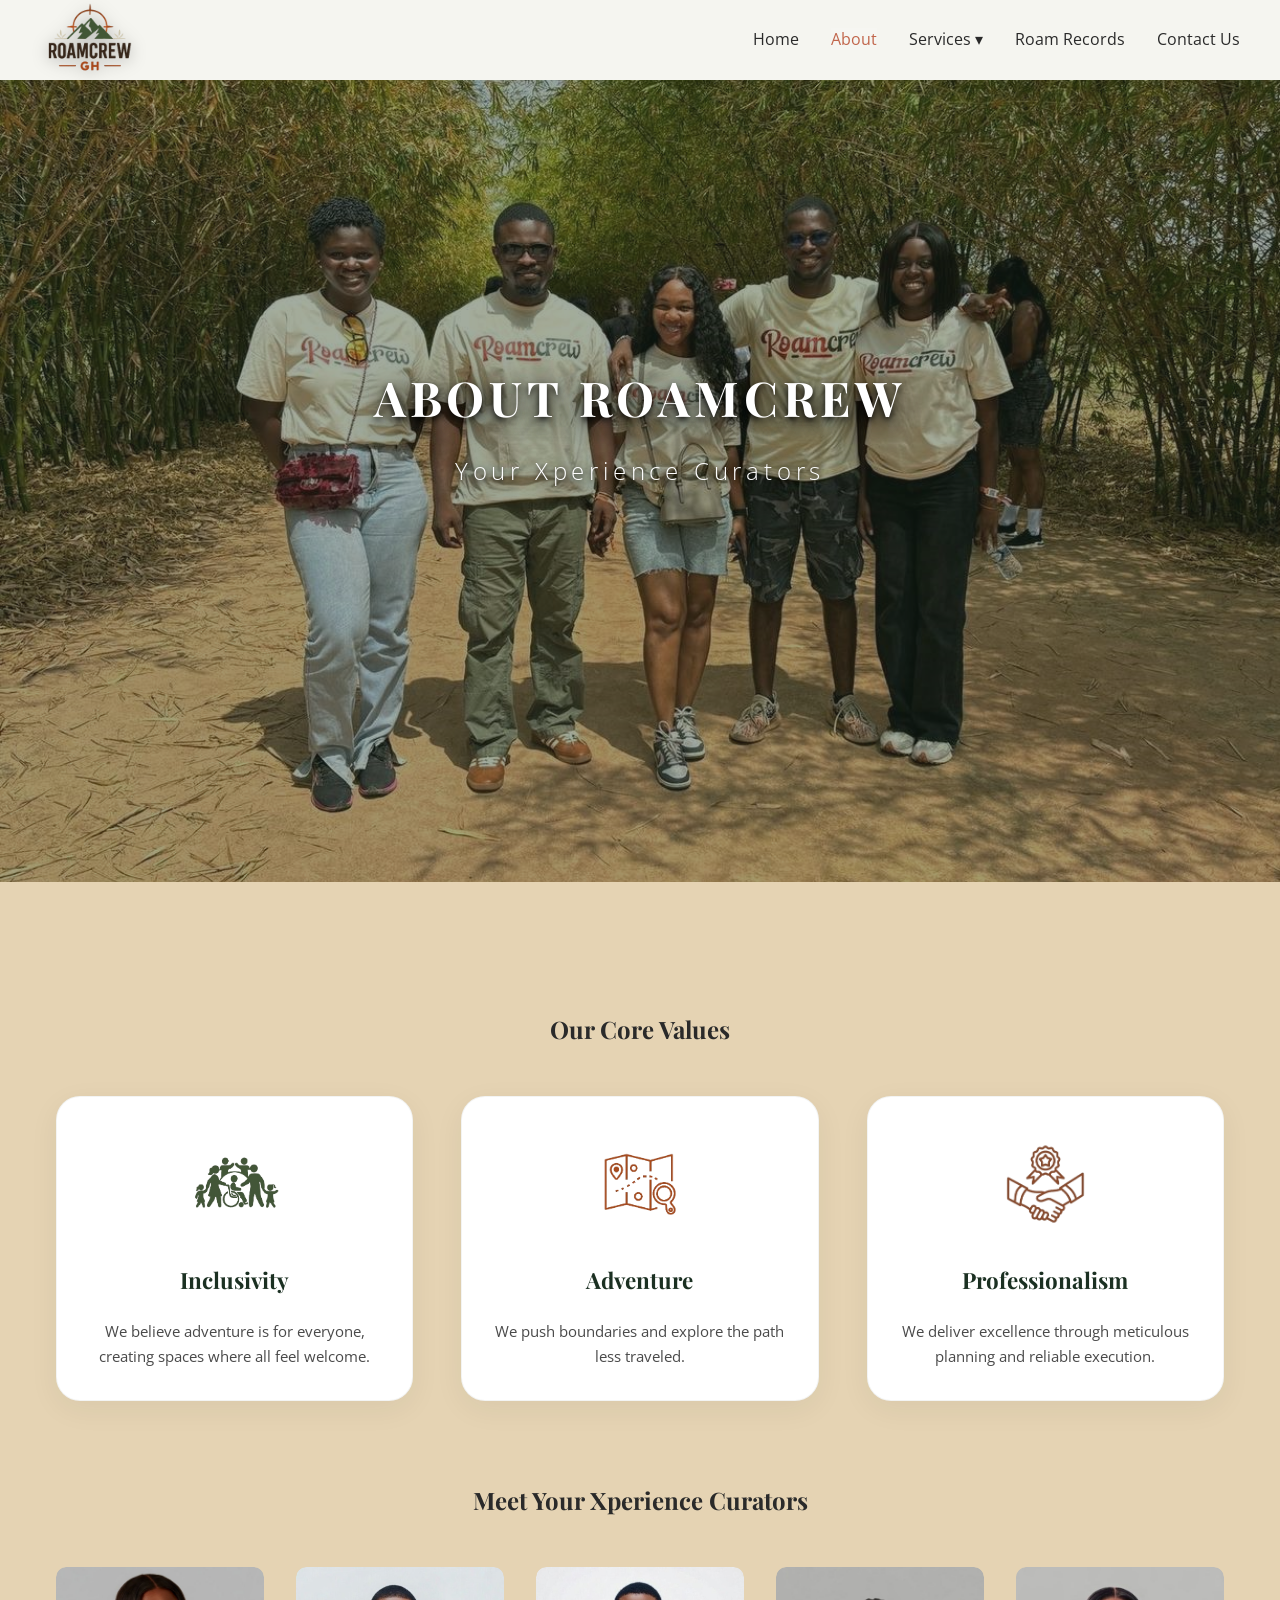
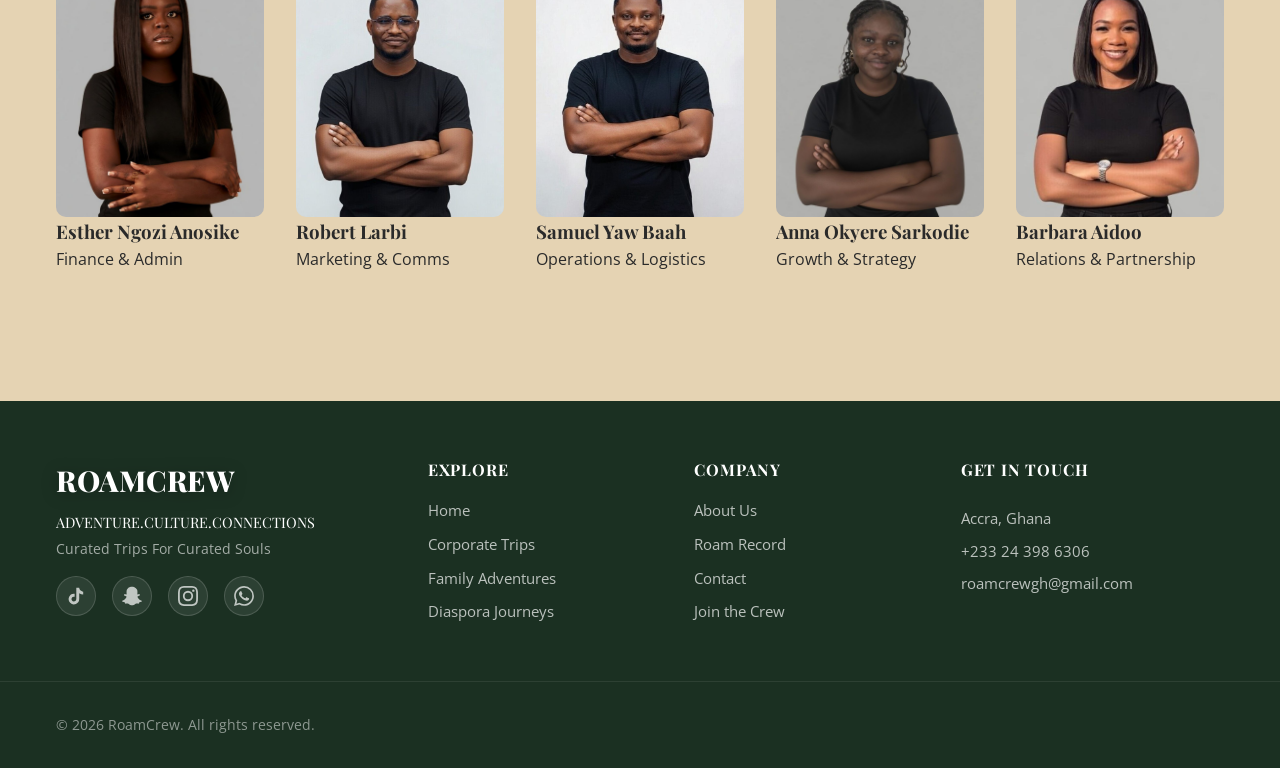
<file: about.html>
<!DOCTYPE html>
<html lang="en">
<head>
  <meta charset="UTF-8" />
  <meta name="viewport" content="width=device-width, initial-scale=1.0" />
  <title>About Us | RoamCrew</title>
  <link rel="icon" type="image/png" href="assets/roamcrew-logo_favi.jpg" />
  <link rel="preconnect" href="https://fonts.googleapis.com">
  <link rel="preconnect" href="https://fonts.gstatic.com" crossorigin>
<link href="https://fonts.googleapis.com/css2?family=Playfair+Display:wght@400;500;600;700&family=Open+Sans:wght@400;500;600;700&display=swap" rel="stylesheet">
  <link rel="stylesheet" href="style.css">
</head>
<body>
<nav class="navbar" id="navbar">
    <div class="nav-container">
      <a href="index.html" class="nav-logo">
        <img src="assets/roamcrew-logo.png" alt="RoamCrew Logo" />
      </a>
      <button class="hamburger" id="hamburger" aria-label="Menu" aria-expanded="false">
        <span></span>
        <span></span>
        <span></span>
      </button>
      <ul class="nav-links" id="navLinks">
        <li><a href="index.html" >Home</a></li>
        <li><a href="about.html" class="nav-link active">About</a></li>
        <li class="dropdown">
          <a href="#" class="nav-link">Services ▾</a>
          <div class="dropdown-menu">
            <a href="corporate.html">Corporate Trips</a>
            <a href="family.html">Family & Group</a>
            <a href="individual.html">Diaspora & Individual</a>
          </div>
        </li>
        <li><a href="records.html">Roam Records</a></li>
        <li><a href="contact.html">Contact Us</a></li>
      </ul>
    </div>
  </nav>

  <header class="hero">
    <img src="assets/About_hero.jpg" alt="About RoamCrew" class="hero-img">
    <div class="hero-overlay"></div>
    <div class="container hero-content">
      <h1 data-reveal>About RoamCrew</h1>
      <p data-reveal>Your Xperience Curators</p>
    </div>
  </header>

  <main class="container section">
    <section class="values" style="text-align: center; margin-bottom: 5rem;">
      <h2 data-reveal>Our Core Values</h2>
      <div class="values-grid" style="display: grid; grid-template-columns: repeat(auto-fit, minmax(200px, 1fr)); gap: 3rem; margin-top: 3rem;">
        <div class="value-card" data-reveal>
          <div class="value-icon-wrap">
            <img src="assets/Inclusivity.png" alt="Inclusive" class="value-icon-img">
          </div>
          <h3>Inclusivity</h3>
          <p>We believe adventure is for everyone, creating spaces where all feel welcome.</p>
        </div>
        <div class="value-card" data-reveal>
          <div class="value-icon-wrap">
            <img src="assets/Adventure.png" alt="Adventurous" class="value-icon-img">
          </div>
          <h3>Adventure</h3>
          <p>We push boundaries and explore the path less traveled.</p>
        </div>
        <div class="value-card" data-reveal>
          <div class="value-icon-wrap">
            <img src="assets/Professionalism.png" alt="Professional" class="value-icon-img">
          </div>
          <h3>Professionalism</h3>
          <p>We deliver excellence through meticulous planning and reliable execution.</p>
        </div>
      </div>
    </section>

    <section class="team">
      <h2 style="text-align: center; margin-bottom: 3rem;" data-reveal>Meet Your Xperience Curators</h2>
      <div class="team-grid" style="display: grid; grid-template-columns: repeat(auto-fit, minmax(200px, 1fr)); gap: 2rem;">
        <a href="https://www.linkedin.com/in/esther-ngozi-anosike-173878185?utm_source=share_via&utm_content=profile&utm_medium=member_ios" target="_blank" rel="noopener noreferrer" class="team-card" data-reveal>
          <img src="assets/Ngozi.jpg" alt="Ngozi" class="team-img" style="object-fit: cover; width: 100%; height: 250px; border-radius: 10px;">
          <h3>Esther Ngozi Anosike</h3>
          <p>Finance & Admin</p>
        </a>
        <a href="https://www.linkedin.com/in/robertlarbi?utm_source=share_via&utm_content=profile&utm_medium=member_ios" target="_blank" rel="noopener noreferrer" class="team-card" data-reveal>
          <img src="assets/Robert.jpg" alt="Robert" class="team-img" style="object-fit: cover; width: 100%; height: 250px; border-radius: 10px;">
          <h3>Robert Larbi</h3>
          <p>Marketing & Comms</p>
        </a>
        <a href="https://www.linkedin.com/in/baah-yeboah-samuel?utm_source=share_via&utm_content=profile&utm_medium=member_ios" target="_blank" rel="noopener noreferrer" class="team-card" data-reveal>
          <img src="assets/Sam.jpg" alt="Sam" class="team-img" style="object-fit: cover; width: 100%; height: 250px; border-radius: 10px;">
          <h3>Samuel Yaw Baah</h3>
          <p>Operations & Logistics</p>
        </a>
        <a href="https://www.linkedin.com/in/anna-okyere-sarkodie-33b82614a?utm_source=share_via&utm_content=profile&utm_medium=member_ios" target="_blank" rel="noopener noreferrer" class="team-card" data-reveal>
          <img src="assets/Anna.jpg" alt="Anna" class="team-img" style="object-fit: cover; width: 100%; height: 250px; border-radius: 10px;">
          <h3>Anna Okyere Sarkodie</h3>
          <p>Growth & Strategy</p>
        </a>
        <a href="https://www.linkedin.com/in/barbara-aidoo-6665641a0?utm_source=share_via&utm_content=profile&utm_medium=member_ios" target="_blank" rel="noopener noreferrer" class="team-card" data-reveal>
          <img src="assets/Barbara.jpg" alt="Barbara" class="team-img" style="object-fit: cover; width: 100%; height: 250px; border-radius: 10px;">
          <h3>Barbara Aidoo</h3>
          <p>Relations & Partnership</p>
        </a>
      </div>
    </section>
  </main>

  <footer>
    <div class="footer-top">
      <div class="container">
        <div class="footer-grid">
          <div class="footer-brand">
<span class="footer-logo">ROAMCREW</span>
            <p class="footer-tagline">ADVENTURE.CULTURE.CONNECTIONS</p>
            <p class="footer-desc">Curated Trips For Curated Souls</p>
            <div class="footer-social">
              <a href="https://www.tiktok.com/@roamcrew_gh?_r=1&_t=ZS-95rXiuQY1X3" target="_blank" class="social-link" aria-label="TikTok">
                <svg viewBox="0 0 24 24" fill="currentColor"><path d="M19.59 6.69a4.83 4.83 0 0 1-3.77-4.25V2h-3.45v13.67a2.89 2.89 0 0 1-5.2 1.74 2.89 2.89 0 0 1 2.31-4.64 2.93 2.93 0 0 1 .88.13V9.4a6.84 6.84 0 0 0-1-.05A6.33 6.33 0 0 0 5 20.1a6.34 6.34 0 0 0 10.86-4.43v-7a8.16 8.16 0 0 0 4.77 1.52v-3.4a4.85 4.85 0 0 1-1-.1z"/></svg>
              </a>
              <a href="https://snapchat.com/t/gLEptYtO" target="_blank" class="social-link" aria-label="Snapchat">
                <svg viewBox="0 0 24 24" fill="currentColor"><path d="M12.206.793c.99 0 4.347.276 5.93 3.821.529 1.193.403 3.219.299 4.847l-.003.06c-.012.18-.022.345-.03.51.075.045.203.09.401.09.3-.016.659-.12 1.033-.301.165-.088.344-.104.464-.104.182 0 .359.029.509.09.45.149.734.479.734.838.015.449-.39.839-1.213 1.168-.089.029-.209.075-.344.119-.45.135-1.139.36-1.333.81-.09.224-.061.524.12.868l.015.015c.06.136 1.526 3.475 4.791 4.014.255.044.435.27.42.509 0 .075-.015.149-.045.225-.24.569-1.273.988-3.146 1.271-.059.091-.12.375-.164.57-.029.179-.074.36-.134.553-.076.271-.27.405-.555.405h-.03c-.135 0-.313-.031-.538-.074-.36-.075-.765-.135-1.273-.135-.3 0-.599.015-.913.074-.6.104-1.123.464-1.723.884-.853.599-1.826 1.288-3.294 1.288-.06 0-.119-.015-.18-.015h-.149c-1.468 0-2.427-.675-3.279-1.288-.599-.42-1.107-.779-1.707-.884-.314-.045-.629-.074-.928-.074-.54 0-.958.089-1.272.149-.211.043-.391.074-.54.074-.374 0-.523-.224-.583-.42-.061-.192-.09-.389-.135-.567-.046-.181-.105-.494-.166-.57-1.918-.222-2.95-.642-3.189-1.226-.031-.063-.052-.15-.055-.225-.015-.243.165-.465.42-.509 3.264-.54 4.73-3.879 4.791-4.02l.016-.029c.18-.345.224-.645.119-.869-.195-.434-.884-.658-1.332-.809-.121-.029-.24-.074-.346-.119-1.107-.435-1.257-.93-1.197-1.273.09-.479.674-.793 1.168-.793.146 0 .27.029.383.074.42.194.789.3 1.104.3.234 0 .384-.06.465-.105l-.046-.569c-.098-1.626-.225-3.651.307-4.837C7.392 1.077 10.739.807 11.727.807l.419-.015h.06z"/></svg>
              </a>
              <a href="https://www.instagram.com/roamcrew_gh?igsh=MWswZ2FrdWc3YjQ4Yw%3D%3D&utm_source=qr" target="_blank" class="social-link" aria-label="Instagram">
                <svg viewBox="0 0 24 24" fill="currentColor"><path d="M12 2.16c3.2 0 3.58.01 4.85.07 3.25.15 4.77 1.69 4.92 4.92.06 1.27.07 1.65.07 4.85 0 3.2-.01 3.58-.07 4.85-.15 3.23-1.66 4.77-4.92 4.92-1.27.06-1.65.07-4.85.07-3.2 0-3.58-.01-4.85-.07-3.26-.15-4.77-1.69-4.92-4.92-.06-1.27-.07-1.65-.07-4.85 0-3.2.01-3.58.07-4.85.15-3.23 1.66-4.77 4.92-4.92 1.27-.06 1.65-.07 4.85-.07zM12 0C8.74 0 8.33.01 7.05.07 2.7.27.27 2.7.07 7.05.01 8.33 0 8.74 0 12s.01 3.67.07 4.95c.2 4.35 2.63 6.78 6.98 6.98 1.28.06 1.69.07 4.95.07s3.67-.01 4.95-.07c4.35-.2 6.78-2.63 6.98-6.98.06-1.28.07-1.69.07-4.95s-.01-3.67-.07-4.95c-.2-4.35-2.63-6.78-6.98-6.98C15.67.01 15.26 0 12 0zm0 5.84a6.16 6.16 0 1 0 0 12.32 6.16 6.16 0 0 0 0-12.32zM12 16a4 4 0 1 1 0-8 4 4 0 0 1 0 8zm7.85-10.4a1.44 1.44 0 1 1-2.88 0 1.44 1.44 0 0 1 2.88 0z"/></svg>
              </a>
              <a href="https://wa.link/j1wsnl" target="_blank" class="social-link" aria-label="WhatsApp">
                <svg viewBox="0 0 24 24" fill="currentColor"><path d="M17.472 14.382c-.297-.149-1.758-.867-2.03-.967-.273-.099-.471-.148-.67.15-.197.297-.767.966-.94 1.164-.173.199-.347.223-.644.075-.297-.15-1.255-.463-2.39-1.475-.883-.788-1.48-1.761-1.653-2.059-.173-.297-.018-.458.13-.606.134-.133.298-.347.446-.52.149-.174.198-.298.298-.497.099-.198.05-.371-.025-.52-.075-.149-.669-1.612-.916-2.207-.242-.579-.487-.5-.669-.51-.173-.008-.371-.01-.57-.01-.198 0-.52.074-.792.372-.272.297-1.04 1.016-1.04 2.479 0 1.462 1.065 2.875 1.213 3.074.149.198 2.096 3.2 5.077 4.487.709.306 1.262.489 1.694.625.712.227 1.36.195 1.871.118.571-.085 1.758-.719 2.006-1.413.248-.694.248-1.289.173-1.413-.074-.124-.272-.198-.57-.347m-5.421 7.403h-.004a9.87 9.87 0 01-5.031-1.378l-.361-.214-3.741.982.998-3.648-.235-.374a9.86 9.86 0 01-1.51-5.26c.001-5.45 4.436-9.884 9.888-9.884 2.64 0 5.122 1.03 6.988 2.898a9.825 9.825 0 012.893 6.994c-.003 5.45-4.437 9.884-9.885 9.884m8.413-18.297A11.815 11.815 0 0012.05 0C5.495 0 .16 5.335.157 11.892c0 2.096.547 4.142 1.588 5.945L.057 24l6.305-1.654a11.882 11.882 0 005.683 1.448h.005c6.554 0 11.89-5.335 11.893-11.893a11.821 11.821 0 00-3.48-8.413z"/></svg>
              </a>
            </div>
          </div>
          <div class="footer-links-group">
            <h4>Explore</h4>
            <ul>
              <li><a href="index.html">Home</a></li>
              <li><a href="corporate.html">Corporate Trips</a></li>
              <li><a href="family.html">Family Adventures</a></li>
              <li><a href="individual.html">Diaspora Journeys</a></li>
            </ul>
          </div>
          <div class="footer-links-group">
            <h4>Company</h4>
            <ul>
              <li><a href="about.html">About Us</a></li>
              <li><a href="records.html">Roam Record</a></li>
              <li><a href="contact.html">Contact</a></li>
<li><a href="#loyalty" onclick="openJoinModal(); return false;">Join the Crew</a></li>
            </ul>
          </div>
          <div class="footer-contact">
            <h4>Get in Touch</h4>
            <p>Accra, Ghana</p>
            <p><a href="tel:+233243986306">+233 24 398 6306</a></p>
            <p><a href="mailto:roamcrewgh@gmail.com">roamcrewgh@gmail.com</a></p>
          </div>
        </div>
      </div>
    </div>
    <div class="footer-bottom">
      <div class="container">
        <p>&copy; 2026 RoamCrew. All rights reserved.</p>

      </div>
    </div>
  </footer>

  <script src="main.js"></script>
</body>
</html>
</file>
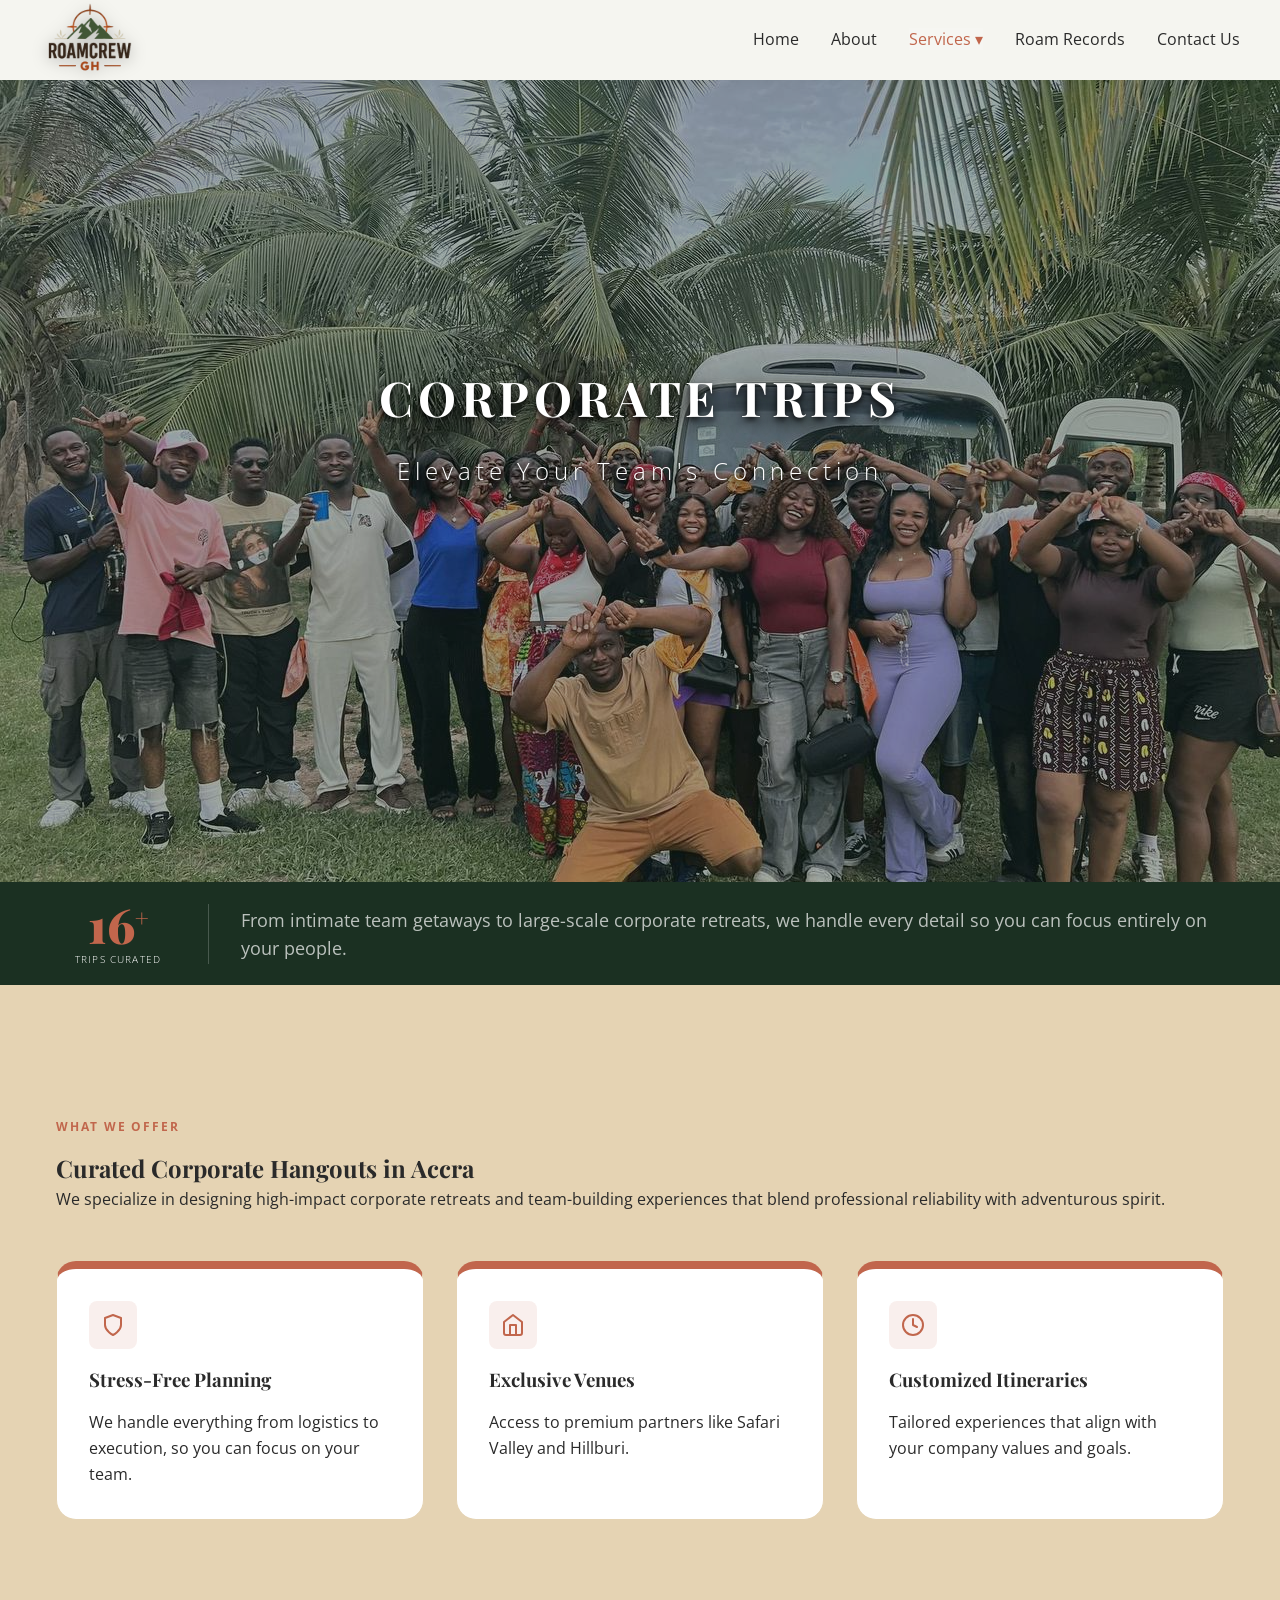
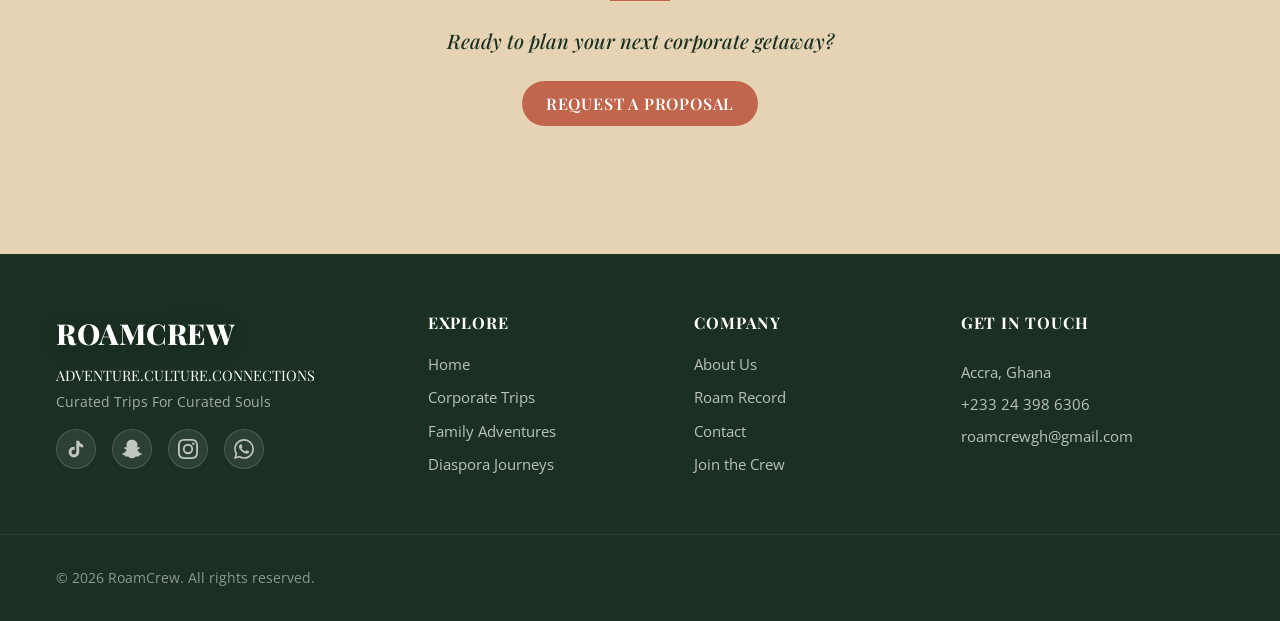
<file: corporate.html>
<!DOCTYPE html>
<html lang="en">

<head>
  <meta charset="UTF-8" />
  <meta name="viewport" content="width=device-width, initial-scale=1.0" />
  <title>Corporate Trips | RoamCrew</title>
  <link rel="icon" type="image/png" href="assets/roamcrew-logo_favi.jpg" />
  <link rel="preconnect" href="https://fonts.googleapis.com">
  <link rel="preconnect" href="https://fonts.gstatic.com" crossorigin>
  <link
    href="https://fonts.googleapis.com/css2?family=Playfair+Display:wght@400;500;600;700&family=Open+Sans:wght@400;500;600;700&display=swap"
    rel="stylesheet">
  <link rel="stylesheet" href="style.css">
</head>

<body>
  <nav class="navbar" id="navbar">
    <div class="nav-container">
      <a href="index.html" class="nav-logo">
        <img src="assets/roamcrew-logo.png" alt="RoamCrew Logo" />
      </a>
      <button class="hamburger" id="hamburger" aria-label="Menu" aria-expanded="false">
        <span></span>
        <span></span>
        <span></span>
      </button>
      <ul class="nav-links" id="navLinks">
        <li><a href="index.html">Home</a></li>
        <li><a href="about.html">About</a></li>
        <li class="dropdown">
          <a href="#" class="nav-link active">Services ▾</a>
          <div class="dropdown-menu">
            <a href="corporate.html">Corporate Trips</a>
            <a href="family.html">Family & Group</a>
            <a href="individual.html">Diaspora & Individual</a>
          </div>
        </li>
        <li><a href="records.html">Roam Records</a></li>
        <li><a href="contact.html">Contact Us</a></li>
      </ul>
    </div>
  </nav>

  <header class="hero">
    <img src="assets/Corporate_hero.jpg" alt="Corporate Trips" class="hero-img">
    <div class="hero-overlay"></div>
    <div class="container hero-content">
      <h1 data-reveal>Corporate Trips</h1>
      <p data-reveal>Elevate Your Team's Connection</p>
    </div>
  </header>


<!-- Highlight Bar -->
  <section class="highlight-bar">
    <div class="container">
      <div class="stat-block">
        <span class="stat-number" data-count="20" data-suffix="+">0</span>
        <span class="stat-label">Trips Curated</span>
      </div>
      <div class="highlight-divider"></div>
      <p class="highlight-text">From intimate team getaways to large-scale corporate retreats, we handle every detail
        so you can focus entirely on your people.</p>
    </div>
  </section>

  <main class="container section">
    <div class="service-details" data-reveal>
      <span class="section-eyebrow">What We Offer</span>
      <h2>Curated Corporate Hangouts in Accra</h2>
      <p>We specialize in designing high-impact corporate retreats and team-building experiences that blend professional
        reliability with adventurous spirit.</p>

      <div class="feature-grid"
        style="display: grid; grid-template-columns: repeat(auto-fit, minmax(250px, 1fr)); gap: 2rem; margin-top: 3rem;">
        <div class="feature-card">
          <div class="feature-icon-box">
            <svg xmlns="http://www.w3.org/2000/svg" width="24" height="24" viewBox="0 0 24 24" fill="none"
              stroke="currentColor" stroke-width="2" stroke-linecap="round" stroke-linejoin="round">
              <path d="M12 22s8-4 8-10V5l-8-3-8 3v7c0 6 8 10 8 10z" />
            </svg>
          </div>
          <h3>Stress-Free Planning</h3>
          <p>We handle everything from logistics to execution, so you can focus on your team.</p>
        </div>
        <div class="feature-card">
          <div class="feature-icon-box">
            <svg xmlns="http://www.w3.org/2000/svg" width="24" height="24" viewBox="0 0 24 24" fill="none"
              stroke="currentColor" stroke-width="2" stroke-linecap="round" stroke-linejoin="round">
              <path d="M3 9l9-7 9 7v11a2 2 0 0 1-2 2H5a2 2 0 0 1-2-2z" />
              <polyline points="9 22 9 12 15 12 15 22" />
            </svg>
          </div>
          <h3>Exclusive Venues</h3>
          <p>Access to premium partners like Safari Valley and Hillburi.</p>
        </div>
        <div class="feature-card">
          <div class="feature-icon-box">
            <svg xmlns="http://www.w3.org/2000/svg" width="24" height="24" viewBox="0 0 24 24" fill="none"
              stroke="currentColor" stroke-width="2" stroke-linecap="round" stroke-linejoin="round">
              <circle cx="12" cy="12" r="10" />
              <polyline points="12 6 12 12 16 14" />
            </svg>
          </div>
          <h3>Customized Itineraries</h3>
          <p>Tailored experiences that align with your company values and goals.</p>
        </div>
      </div>
    </div>

    <section class="cta-section" style="margin-top: 5rem; text-align: center;" data-reveal>
      <div class="cta-divider"></div>
      <p class="cta-question">Ready to plan your next corporate getaway?</p>
      <a href="contact.html?type=corporate" class="btn btn-primary" style="margin-top: 1.5rem;">Request a Proposal</a>
    </section>
  </main>

  <footer>
    <div class="footer-top">
      <div class="container">
        <div class="footer-grid">
          <div class="footer-brand">
            <span class="footer-logo">ROAMCREW</span>
            <p class="footer-tagline">ADVENTURE.CULTURE.CONNECTIONS</p>
            <p class="footer-desc">Curated Trips For Curated Souls</p>
            <div class="footer-social">
              <a href="https://www.tiktok.com/@roamcrew_gh?_r=1&_t=ZS-95rXiuQY1X3" target="_blank" class="social-link"
                aria-label="TikTok">
                <svg viewBox="0 0 24 24" fill="currentColor">
                  <path
                    d="M19.59 6.69a4.83 4.83 0 0 1-3.77-4.25V2h-3.45v13.67a2.89 2.89 0 0 1-5.2 1.74 2.89 2.89 0 0 1 2.31-4.64 2.93 2.93 0 0 1 .88.13V9.4a6.84 6.84 0 0 0-1-.05A6.33 6.33 0 0 0 5 20.1a6.34 6.34 0 0 0 10.86-4.43v-7a8.16 8.16 0 0 0 4.77 1.52v-3.4a4.85 4.85 0 0 1-1-.1z" />
                </svg>
              </a>
              <a href="https://snapchat.com/t/gLEptYtO" target="_blank" class="social-link" aria-label="Snapchat">
                <svg viewBox="0 0 24 24" fill="currentColor">
                  <path
                    d="M12.206.793c.99 0 4.347.276 5.93 3.821.529 1.193.403 3.219.299 4.847l-.003.06c-.012.18-.022.345-.03.51.075.045.203.09.401.09.3-.016.659-.12 1.033-.301.165-.088.344-.104.464-.104.182 0 .359.029.509.09.45.149.734.479.734.838.015.449-.39.839-1.213 1.168-.089.029-.209.075-.344.119-.45.135-1.139.36-1.333.81-.09.224-.061.524.12.868l.015.015c.06.136 1.526 3.475 4.791 4.014.255.044.435.27.42.509 0 .075-.015.149-.045.225-.24.569-1.273.988-3.146 1.271-.059.091-.12.375-.164.57-.029.179-.074.36-.134.553-.076.271-.27.405-.555.405h-.03c-.135 0-.313-.031-.538-.074-.36-.075-.765-.135-1.273-.135-.3 0-.599.015-.913.074-.6.104-1.123.464-1.723.884-.853.599-1.826 1.288-3.294 1.288-.06 0-.119-.015-.18-.015h-.149c-1.468 0-2.427-.675-3.279-1.288-.599-.42-1.107-.779-1.707-.884-.314-.045-.629-.074-.928-.074-.54 0-.958.089-1.272.149-.211.043-.391.074-.54.074-.374 0-.523-.224-.583-.42-.061-.192-.09-.389-.135-.567-.046-.181-.105-.494-.166-.57-1.918-.222-2.95-.642-3.189-1.226-.031-.063-.052-.15-.055-.225-.015-.243.165-.465.42-.509 3.264-.54 4.73-3.879 4.791-4.02l.016-.029c.18-.345.224-.645.119-.869-.195-.434-.884-.658-1.332-.809-.121-.029-.24-.074-.346-.119-1.107-.435-1.257-.93-1.197-1.273.09-.479.674-.793 1.168-.793.146 0 .27.029.383.074.42.194.789.3 1.104.3.234 0 .384-.06.465-.105l-.046-.569c-.098-1.626-.225-3.651.307-4.837C7.392 1.077 10.739.807 11.727.807l.419-.015h.06z" />
                </svg>
              </a>
              <a href="https://www.instagram.com/roamcrew_gh?igsh=MWswZ2FrdWc3YjQ4Yw%3D%3D&utm_source=qr"
                target="_blank" class="social-link" aria-label="Instagram">
                <svg viewBox="0 0 24 24" fill="currentColor">
                  <path
                    d="M12 2.16c3.2 0 3.58.01 4.85.07 3.25.15 4.77 1.69 4.92 4.92.06 1.27.07 1.65.07 4.85 0 3.2-.01 3.58-.07 4.85-.15 3.23-1.66 4.77-4.92 4.92-1.27.06-1.65.07-4.85.07-3.2 0-3.58-.01-4.85-.07-3.26-.15-4.77-1.69-4.92-4.92-.06-1.27-.07-1.65-.07-4.85 0-3.2.01-3.58.07-4.85.15-3.23 1.66-4.77 4.92-4.92 1.27-.06 1.65-.07 4.85-.07zM12 0C8.74 0 8.33.01 7.05.07 2.7.27.27 2.7.07 7.05.01 8.33 0 8.74 0 12s.01 3.67.07 4.95c.2 4.35 2.63 6.78 6.98 6.98 1.28.06 1.69.07 4.95.07s3.67-.01 4.95-.07c4.35-.2 6.78-2.63 6.98-6.98.06-1.28.07-1.69.07-4.95s-.01-3.67-.07-4.95c-.2-4.35-2.63-6.78-6.98-6.98C15.67.01 15.26 0 12 0zm0 5.84a6.16 6.16 0 1 0 0 12.32 6.16 6.16 0 0 0 0-12.32zM12 16a4 4 0 1 1 0-8 4 4 0 0 1 0 8zm7.85-10.4a1.44 1.44 0 1 1-2.88 0 1.44 1.44 0 0 1 2.88 0z" />
                </svg>
              </a>
              <a href="https://wa.link/j1wsnl" target="_blank" class="social-link" aria-label="WhatsApp">
                <svg viewBox="0 0 24 24" fill="currentColor">
                  <path
                    d="M17.472 14.382c-.297-.149-1.758-.867-2.03-.967-.273-.099-.471-.148-.67.15-.197.297-.767.966-.94 1.164-.173.199-.347.223-.644.075-.297-.15-1.255-.463-2.39-1.475-.883-.788-1.48-1.761-1.653-2.059-.173-.297-.018-.458.13-.606.134-.133.298-.347.446-.52.149-.174.198-.298.298-.497.099-.198.05-.371-.025-.52-.075-.149-.669-1.612-.916-2.207-.242-.579-.487-.5-.669-.51-.173-.008-.371-.01-.57-.01-.198 0-.52.074-.792.372-.272.297-1.04 1.016-1.04 2.479 0 1.462 1.065 2.875 1.213 3.074.149.198 2.096 3.2 5.077 4.487.709.306 1.262.489 1.694.625.712.227 1.36.195 1.871.118.571-.085 1.758-.719 2.006-1.413.248-.694.248-1.289.173-1.413-.074-.124-.272-.198-.57-.347m-5.421 7.403h-.004a9.87 9.87 0 01-5.031-1.378l-.361-.214-3.741.982.998-3.648-.235-.374a9.86 9.86 0 01-1.51-5.26c.001-5.45 4.436-9.884 9.888-9.884 2.64 0 5.122 1.03 6.988 2.898a9.825 9.825 0 012.893 6.994c-.003 5.45-4.437 9.884-9.885 9.884m8.413-18.297A11.815 11.815 0 0012.05 0C5.495 0 .16 5.335.157 11.892c0 2.096.547 4.142 1.588 5.945L.057 24l6.305-1.654a11.882 11.882 0 005.683 1.448h.005c6.554 0 11.89-5.335 11.893-11.893a11.821 11.821 0 00-3.48-8.413z" />
                </svg>
              </a>
            </div>
          </div>
          <div class="footer-links-group">
            <h4>Explore</h4>
            <ul>
              <li><a href="index.html">Home</a></li>
              <li><a href="corporate.html">Corporate Trips</a></li>
              <li><a href="family.html">Family Adventures</a></li>
              <li><a href="individual.html">Diaspora Journeys</a></li>
            </ul>
          </div>
          <div class="footer-links-group">
            <h4>Company</h4>
            <ul>
              <li><a href="about.html">About Us</a></li>
              <li><a href="records.html">Roam Record</a></li>
              <li><a href="contact.html">Contact</a></li>
              <li><a href="#loyalty" onclick="openJoinModal(); return false;">Join the Crew</a></li>
            </ul>
          </div>
          <div class="footer-contact">
            <h4>Get in Touch</h4>
            <p>Accra, Ghana</p>
            <p><a href="tel:+233243986306">+233 24 398 6306</a></p>
            <p><a href="mailto:roamcrewgh@gmail.com">roamcrewgh@gmail.com</a></p>
          </div>
        </div>
      </div>
    </div>
    <div class="footer-bottom">
      <div class="container">
        <p>&copy; 2026 RoamCrew. All rights reserved.</p>

      </div>
    </div>
  </footer>

  <script src="main.js"></script>
</body>

</html>
</file>
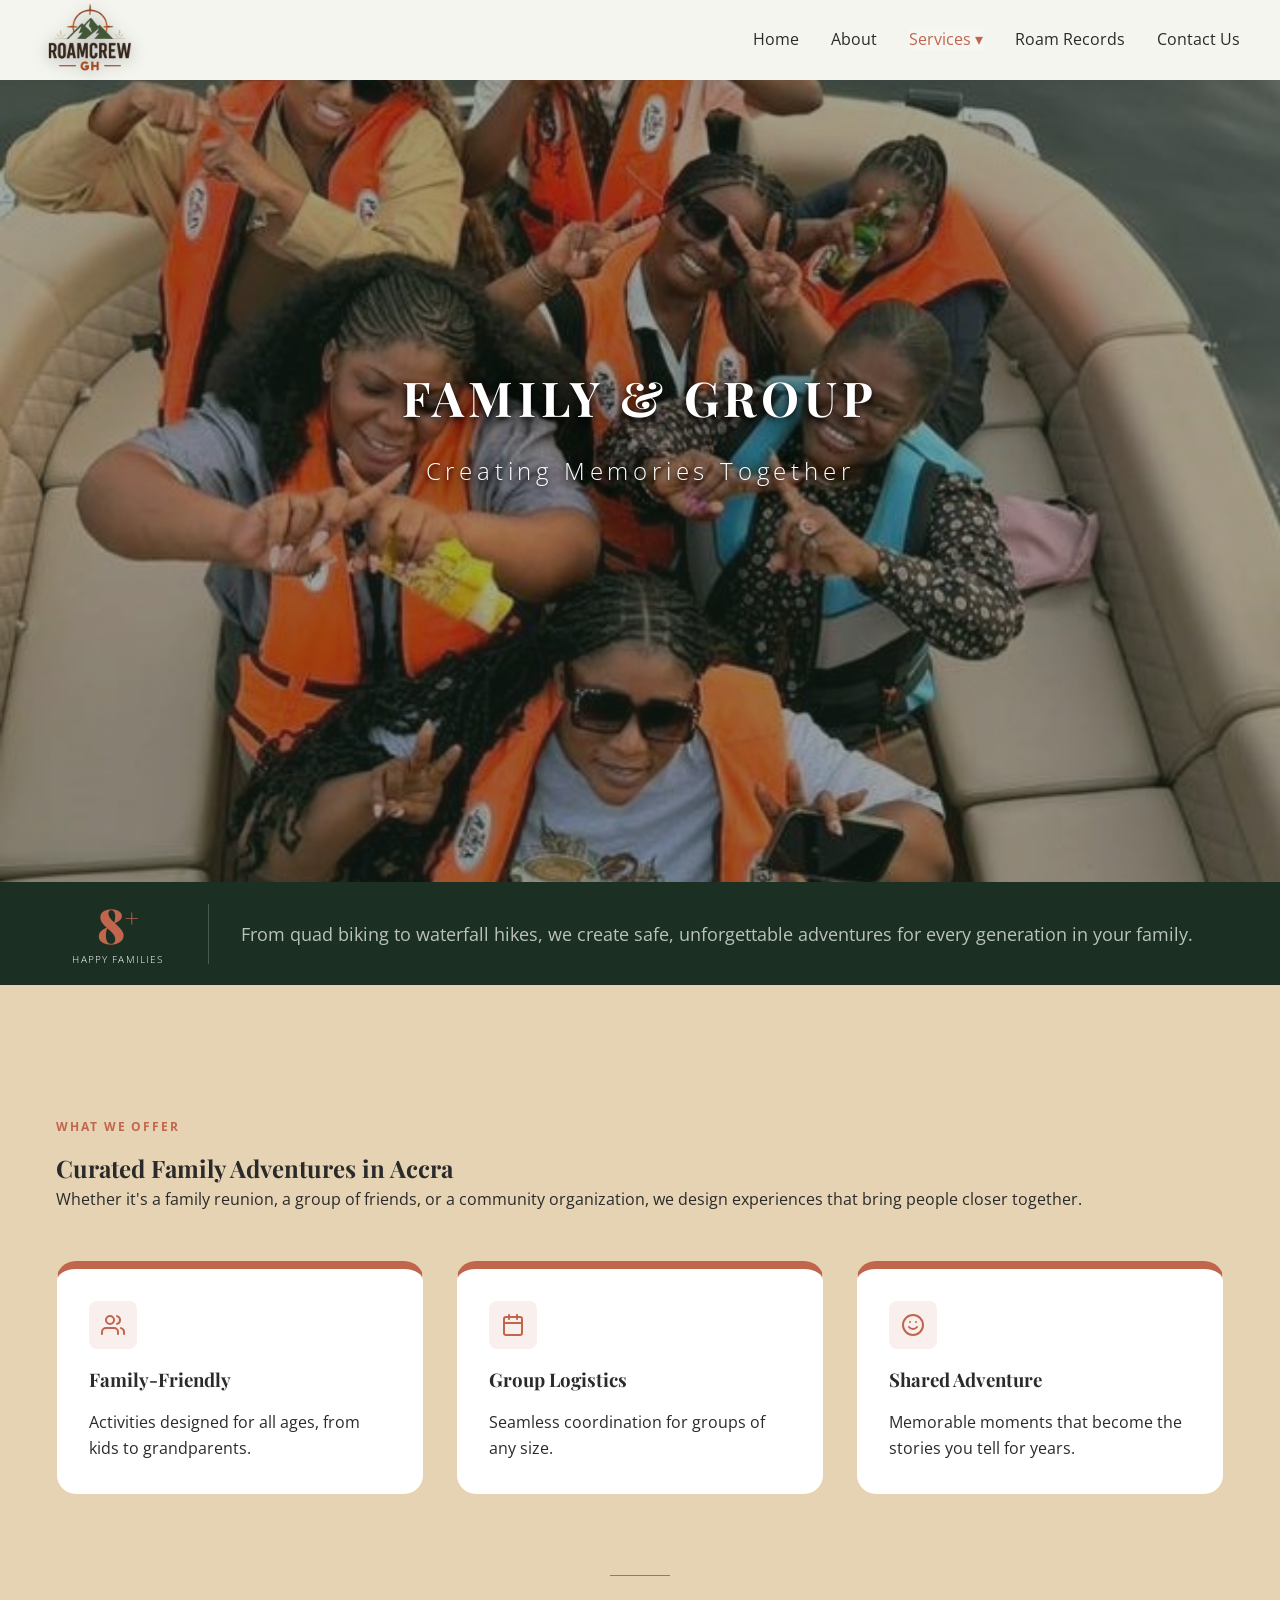
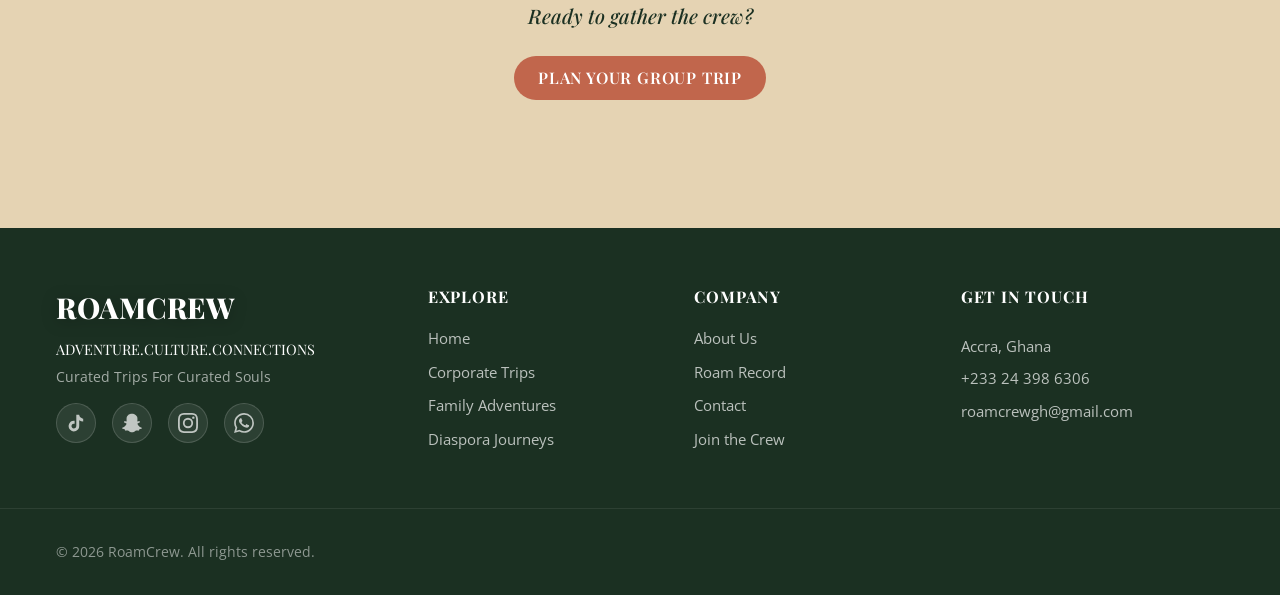
<file: family.html>
<!DOCTYPE html>
<html lang="en">
<head>
  <meta charset="UTF-8" />
  <meta name="viewport" content="width=device-width, initial-scale=1.0" />
  <title>Family & Group | RoamCrew</title>
  <link rel="icon" type="image/png" href="assets/roamcrew-logo_favi.jpg" />
  <link rel="preconnect" href="https://fonts.googleapis.com">
  <link rel="preconnect" href="https://fonts.gstatic.com" crossorigin>
<link href="https://fonts.googleapis.com/css2?family=Playfair+Display:wght@400;500;600;700&family=Open+Sans:wght@400;500;600;700&display=swap" rel="stylesheet">
  <link rel="stylesheet" href="style.css">
</head>
<body>
  <nav class="navbar" id="navbar">
    <div class="nav-container">
      <a href="index.html" class="nav-logo">
        <img src="assets/roamcrew-logo.png" alt="RoamCrew Logo" />
      </a>
      <button class="hamburger" id="hamburger" aria-label="Menu" aria-expanded="false">
        <span></span>
        <span></span>
        <span></span>
      </button>
      <ul class="nav-links" id="navLinks">
        <li><a href="index.html" >Home</a></li>
        <li><a href="about.html" >About</a></li>
        <li class="dropdown">
          <a href="#" class="nav-link active">Services ▾</a>
          <div class="dropdown-menu">
            <a href="corporate.html">Corporate Trips</a>
            <a href="family.html">Family & Group</a>
            <a href="individual.html">Diaspora & Individual</a>
          </div>
        </li>
        <li><a href="records.html">Roam Records</a></li>
        <li><a href="contact.html">Contact Us</a></li>
      </ul>
    </div>
  </nav>

<header class="hero">
    <img src="assets/Family_hero.jpg" alt="Family & Group" class="hero-img">
    <div class="hero-overlay"></div>
    <div class="container hero-content">
      <h1 data-reveal>Family & Group</h1>
      <p data-reveal>Creating Memories Together</p>
    </div>
  </header>

  <!-- Highlight Bar -->
  <section class="highlight-bar">
    <div class="container">
      <div class="stat-block">
        <span class="stat-number" data-count="10" data-suffix="+">0</span>
        <span class="stat-label">Happy Families</span>
      </div>
      <div class="highlight-divider"></div>
      <p class="highlight-text">From quad biking to waterfall hikes, we create safe, unforgettable adventures for every generation in your family.</p>
    </div>
  </section>

<main class="container section">
    <div class="service-details" data-reveal>
      <span class="section-eyebrow">What We Offer</span>
      <h2>Curated Family Adventures in Accra</h2>
      <p>Whether it's a family reunion, a group of friends, or a community organization, we design experiences that bring people closer together.</p>

      <div class="feature-grid" style="display: grid; grid-template-columns: repeat(auto-fit, minmax(250px, 1fr)); gap: 2rem; margin-top: 3rem;">
        <div class="feature-card">
          <div class="feature-icon-box">
            <svg xmlns="http://www.w3.org/2000/svg" width="24" height="24" viewBox="0 0 24 24" fill="none" stroke="currentColor" stroke-width="2" stroke-linecap="round" stroke-linejoin="round">
              <path d="M17 21v-2a4 4 0 0 0-4-4H5a4 4 0 0 0-4 4v2" />
              <circle cx="9" cy="7" r="4" />
              <path d="M23 21v-2a4 4 0 0 0-3-3.87" />
              <path d="M16 3.13a4 4 0 0 1 0 7.75" />
            </svg>
          </div>
          <h3>Family-Friendly</h3>
          <p>Activities designed for all ages, from kids to grandparents.</p>
        </div>
        <div class="feature-card">
          <div class="feature-icon-box">
            <svg xmlns="http://www.w3.org/2000/svg" width="24" height="24" viewBox="0 0 24 24" fill="none" stroke="currentColor" stroke-width="2" stroke-linecap="round" stroke-linejoin="round">
              <rect x="3" y="4" width="18" height="18" rx="2" ry="2" />
              <line x1="16" y1="2" x2="16" y2="6" />
              <line x1="8" y1="2" x2="8" y2="6" />
              <line x1="3" y1="10" x2="21" y2="10" />
            </svg>
          </div>
          <h3>Group Logistics</h3>
          <p>Seamless coordination for groups of any size.</p>
        </div>
        <div class="feature-card">
          <div class="feature-icon-box">
            <svg xmlns="http://www.w3.org/2000/svg" width="24" height="24" viewBox="0 0 24 24" fill="none" stroke="currentColor" stroke-width="2" stroke-linecap="round" stroke-linejoin="round">
              <circle cx="12" cy="12" r="10" />
              <path d="M8 14s1.5 2 4 2 4-2 4-2" />
              <line x1="9" y1="9" x2="9.01" y2="9" />
              <line x1="15" y1="9" x2="15.01" y2="9" />
            </svg>
          </div>
          <h3>Shared Adventure</h3>
          <p>Memorable moments that become the stories you tell for years.</p>
        </div>
      </div>
    </div>

    <section class="cta-section" style="margin-top: 5rem; text-align: center;" data-reveal>
      <div class="cta-divider"></div>
      <p class="cta-question">Ready to gather the crew?</p>
      <a href="contact.html?type=family" class="btn btn-primary" style="margin-top: 1.5rem;">Plan Your Group Trip</a>
    </section>
  </main>

  <footer>
    <div class="footer-top">
      <div class="container">
        <div class="footer-grid">
          <div class="footer-brand">
<span class="footer-logo">ROAMCREW</span>
            <p class="footer-tagline">ADVENTURE.CULTURE.CONNECTIONS</p>
            <p class="footer-desc">Curated Trips For Curated Souls</p>
            <div class="footer-social">
              <a href="https://www.tiktok.com/@roamcrew_gh?_r=1&_t=ZS-95rXiuQY1X3" target="_blank" class="social-link" aria-label="TikTok">
                <svg viewBox="0 0 24 24" fill="currentColor"><path d="M19.59 6.69a4.83 4.83 0 0 1-3.77-4.25V2h-3.45v13.67a2.89 2.89 0 0 1-5.2 1.74 2.89 2.89 0 0 1 2.31-4.64 2.93 2.93 0 0 1 .88.13V9.4a6.84 6.84 0 0 0-1-.05A6.33 6.33 0 0 0 5 20.1a6.34 6.34 0 0 0 10.86-4.43v-7a8.16 8.16 0 0 0 4.77 1.52v-3.4a4.85 4.85 0 0 1-1-.1z"/></svg>
              </a>
              <a href="https://snapchat.com/t/gLEptYtO" target="_blank" class="social-link" aria-label="Snapchat">
                <svg viewBox="0 0 24 24" fill="currentColor"><path d="M12.206.793c.99 0 4.347.276 5.93 3.821.529 1.193.403 3.219.299 4.847l-.003.06c-.012.18-.022.345-.03.51.075.045.203.09.401.09.3-.016.659-.12 1.033-.301.165-.088.344-.104.464-.104.182 0 .359.029.509.09.45.149.734.479.734.838.015.449-.39.839-1.213 1.168-.089.029-.209.075-.344.119-.45.135-1.139.36-1.333.81-.09.224-.061.524.12.868l.015.015c.06.136 1.526 3.475 4.791 4.014.255.044.435.27.42.509 0 .075-.015.149-.045.225-.24.569-1.273.988-3.146 1.271-.059.091-.12.375-.164.57-.029.179-.074.36-.134.553-.076.271-.27.405-.555.405h-.03c-.135 0-.313-.031-.538-.074-.36-.075-.765-.135-1.273-.135-.3 0-.599.015-.913.074-.6.104-1.123.464-1.723.884-.853.599-1.826 1.288-3.294 1.288-.06 0-.119-.015-.18-.015h-.149c-1.468 0-2.427-.675-3.279-1.288-.599-.42-1.107-.779-1.707-.884-.314-.045-.629-.074-.928-.074-.54 0-.958.089-1.272.149-.211.043-.391.074-.54.074-.374 0-.523-.224-.583-.42-.061-.192-.09-.389-.135-.567-.046-.181-.105-.494-.166-.57-1.918-.222-2.95-.642-3.189-1.226-.031-.063-.052-.15-.055-.225-.015-.243.165-.465.42-.509 3.264-.54 4.73-3.879 4.791-4.02l.016-.029c.18-.345.224-.645.119-.869-.195-.434-.884-.658-1.332-.809-.121-.029-.24-.074-.346-.119-1.107-.435-1.257-.93-1.197-1.273.09-.479.674-.793 1.168-.793.146 0 .27.029.383.074.42.194.789.3 1.104.3.234 0 .384-.06.465-.105l-.046-.569c-.098-1.626-.225-3.651.307-4.837C7.392 1.077 10.739.807 11.727.807l.419-.015h.06z"/></svg>
              </a>
              <a href="https://www.instagram.com/roamcrew_gh?igsh=MWswZ2FrdWc3YjQ4Yw%3D%3D&utm_source=qr" target="_blank" class="social-link" aria-label="Instagram">
                <svg viewBox="0 0 24 24" fill="currentColor"><path d="M12 2.16c3.2 0 3.58.01 4.85.07 3.25.15 4.77 1.69 4.92 4.92.06 1.27.07 1.65.07 4.85 0 3.2-.01 3.58-.07 4.85-.15 3.23-1.66 4.77-4.92 4.92-1.27.06-1.65.07-4.85.07-3.2 0-3.58-.01-4.85-.07-3.26-.15-4.77-1.69-4.92-4.92-.06-1.27-.07-1.65-.07-4.85 0-3.2.01-3.58.07-4.85.15-3.23 1.66-4.77 4.92-4.92 1.27-.06 1.65-.07 4.85-.07zM12 0C8.74 0 8.33.01 7.05.07 2.7.27.27 2.7.07 7.05.01 8.33 0 8.74 0 12s.01 3.67.07 4.95c.2 4.35 2.63 6.78 6.98 6.98 1.28.06 1.69.07 4.95.07s3.67-.01 4.95-.07c4.35-.2 6.78-2.63 6.98-6.98.06-1.28.07-1.69.07-4.95s-.01-3.67-.07-4.95c-.2-4.35-2.63-6.78-6.98-6.98C15.67.01 15.26 0 12 0zm0 5.84a6.16 6.16 0 1 0 0 12.32 6.16 6.16 0 0 0 0-12.32zM12 16a4 4 0 1 1 0-8 4 4 0 0 1 0 8zm7.85-10.4a1.44 1.44 0 1 1-2.88 0 1.44 1.44 0 0 1 2.88 0z"/></svg>
              </a>
              <a href="https://wa.link/j1wsnl" target="_blank" class="social-link" aria-label="WhatsApp">
                <svg viewBox="0 0 24 24" fill="currentColor"><path d="M17.472 14.382c-.297-.149-1.758-.867-2.03-.967-.273-.099-.471-.148-.67.15-.197.297-.767.966-.94 1.164-.173.199-.347.223-.644.075-.297-.15-1.255-.463-2.39-1.475-.883-.788-1.48-1.761-1.653-2.059-.173-.297-.018-.458.13-.606.134-.133.298-.347.446-.52.149-.174.198-.298.298-.497.099-.198.05-.371-.025-.52-.075-.149-.669-1.612-.916-2.207-.242-.579-.487-.5-.669-.51-.173-.008-.371-.01-.57-.01-.198 0-.52.074-.792.372-.272.297-1.04 1.016-1.04 2.479 0 1.462 1.065 2.875 1.213 3.074.149.198 2.096 3.2 5.077 4.487.709.306 1.262.489 1.694.625.712.227 1.36.195 1.871.118.571-.085 1.758-.719 2.006-1.413.248-.694.248-1.289.173-1.413-.074-.124-.272-.198-.57-.347m-5.421 7.403h-.004a9.87 9.87 0 01-5.031-1.378l-.361-.214-3.741.982.998-3.648-.235-.374a9.86 9.86 0 01-1.51-5.26c.001-5.45 4.436-9.884 9.888-9.884 2.64 0 5.122 1.03 6.988 2.898a9.825 9.825 0 012.893 6.994c-.003 5.45-4.437 9.884-9.885 9.884m8.413-18.297A11.815 11.815 0 0012.05 0C5.495 0 .16 5.335.157 11.892c0 2.096.547 4.142 1.588 5.945L.057 24l6.305-1.654a11.882 11.882 0 005.683 1.448h.005c6.554 0 11.89-5.335 11.893-11.893a11.821 11.821 0 00-3.48-8.413z"/></svg>
              </a>
            </div>
          </div>
          <div class="footer-links-group">
            <h4>Explore</h4>
            <ul>
              <li><a href="index.html">Home</a></li>
              <li><a href="corporate.html">Corporate Trips</a></li>
              <li><a href="family.html">Family Adventures</a></li>
              <li><a href="individual.html">Diaspora Journeys</a></li>
            </ul>
          </div>
          <div class="footer-links-group">
            <h4>Company</h4>
            <ul>
              <li><a href="about.html">About Us</a></li>
              <li><a href="records.html">Roam Record</a></li>
              <li><a href="contact.html">Contact</a></li>
<li><a href="#loyalty" onclick="openJoinModal(); return false;">Join the Crew</a></li>
            </ul>
          </div>
          <div class="footer-contact">
            <h4>Get in Touch</h4>
            <p>Accra, Ghana</p>
            <p><a href="tel:+233243986306">+233 24 398 6306</a></p>
            <p><a href="mailto:roamcrewgh@gmail.com">roamcrewgh@gmail.com</a></p>
          </div>
        </div>
      </div>
    </div>
    <div class="footer-bottom">
      <div class="container">
        <p>&copy; 2026 RoamCrew. All rights reserved.</p>

      </div>
    </div>
  </footer>

  <script src="main.js"></script>
</body>
</html>
</file>
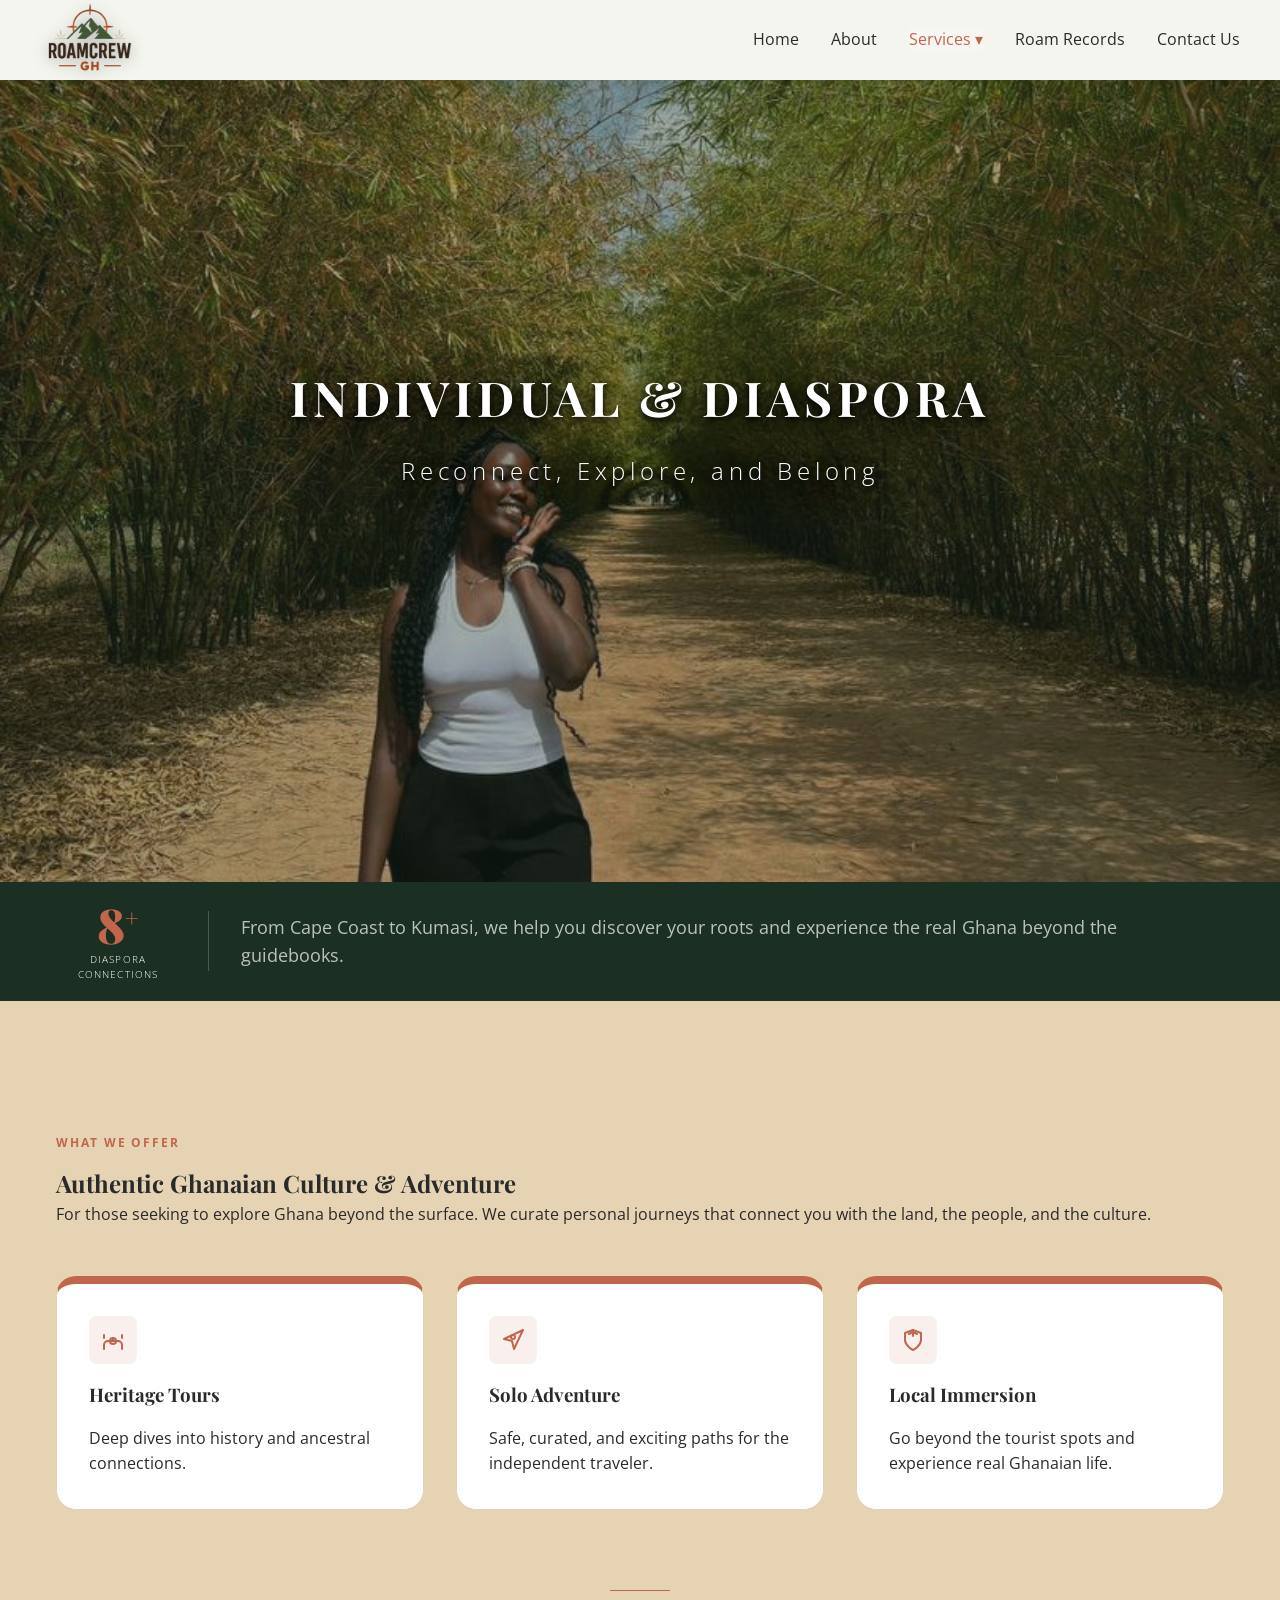
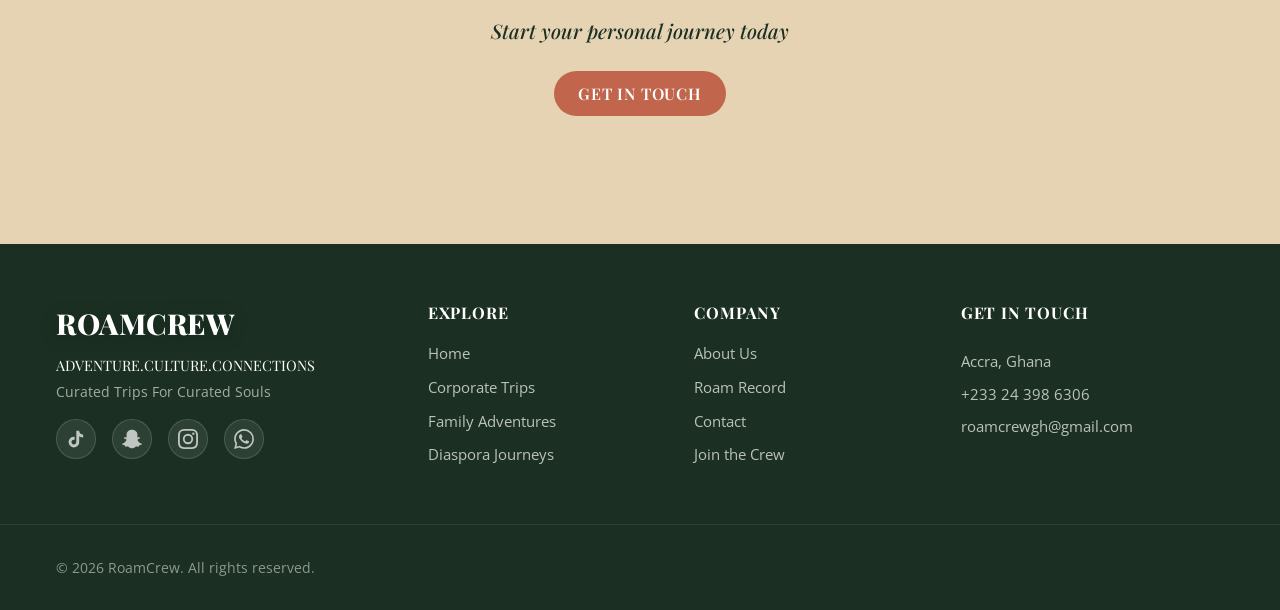
<file: individual.html>
<!DOCTYPE html>
<html lang="en">
<head>
  <meta charset="UTF-8" />
  <meta name="viewport" content="width=device-width, initial-scale=1.0" />
  <title>Individual & Diaspora | RoamCrew</title>
  <link rel="icon" type="image/png" href="assets/roamcrew-logo_favi.jpg" />
  <link rel="preconnect" href="https://fonts.googleapis.com">
  <link rel="preconnect" href="https://fonts.gstatic.com" crossorigin>
<link href="https://fonts.googleapis.com/css2?family=Playfair+Display:wght@400;500;600;700&family=Open+Sans:wght@400;500;600;700&display=swap" rel="stylesheet">
  <link rel="stylesheet" href="style.css">
</head>
<body>
  <nav class="navbar" id="navbar">
    <div class="nav-container">
      <a href="index.html" class="nav-logo">
        <img src="assets/roamcrew-logo.png" alt="RoamCrew Logo" />
      </a>
      <button class="hamburger" id="hamburger" aria-label="Menu" aria-expanded="false">
        <span></span>
        <span></span>
        <span></span>
      </button>
      <ul class="nav-links" id="navLinks">
        <li><a href="index.html" >Home</a></li>
        <li><a href="about.html" >About</a></li>
        <li class="dropdown">
          <a href="#" class="nav-link active">Services ▾</a>
          <div class="dropdown-menu">
            <a href="corporate.html">Corporate Trips</a>
            <a href="family.html">Family & Group</a>
            <a href="individual.html">Diaspora & Individual</a>
          </div>
        </li>
        <li><a href="records.html">Roam Records</a></li>
        <li><a href="contact.html">Contact Us</a></li>
      </ul>
    </div>
  </nav>

<header class="hero">
    <img src="assets/Indiviual_hero.jpg" alt="Individual & Diaspora" class="hero-img">
    <div class="hero-overlay"></div>
    <div class="container hero-content">
      <h1 data-reveal>Individual & Diaspora</h1>
      <p data-reveal>Reconnect, Explore, and Belong</p>
    </div>
  </header>

  <!-- Highlight Bar -->
  <section class="highlight-bar">
    <div class="container">
      <div class="stat-block">
        <span class="stat-number" data-count="10" data-suffix="+">0</span>
        <span class="stat-label">Diaspora Connections</span>
      </div>
      <div class="highlight-divider"></div>
      <p class="highlight-text">From Cape Coast to Kumasi, we help you discover your roots and experience the real Ghana beyond the guidebooks.</p>
    </div>
  </section>

<main class="container section">
    <div class="service-details" data-reveal>
      <span class="section-eyebrow">What We Offer</span>
      <h2>Authentic Ghanaian Culture & Adventure</h2>
      <p>For those seeking to explore Ghana beyond the surface. We curate personal journeys that connect you with the land, the people, and the culture.</p>

      <div class="feature-grid" style="display: grid; grid-template-columns: repeat(auto-fit, minmax(250px, 1fr)); gap: 2rem; margin-top: 3rem;">
        <div class="feature-card">
          <div class="feature-icon-box">
            <svg xmlns="http://www.w3.org/2000/svg" width="24" height="24" viewBox="0 0 24 24" fill="none" stroke="currentColor" stroke-width="2" stroke-linecap="round" stroke-linejoin="round">
              <path d="M3 21v-4a4 4 0 0 1 4-4h10a4 4 0 0 1 4 4v4" />
              <path d="M21 10V7" />
              <path d="M3 10V7" />
              <circle cx="12" cy="13" r="3" />
              <path d="M12 10v3" />
            </svg>
          </div>
          <h3>Heritage Tours</h3>
          <p>Deep dives into history and ancestral connections.</p>
        </div>
        <div class="feature-card">
          <div class="feature-icon-box">
            <svg xmlns="http://www.w3.org/2000/svg" width="24" height="24" viewBox="0 0 24 24" fill="none" stroke="currentColor" stroke-width="2" stroke-linecap="round" stroke-linejoin="round">
              <polygon points="3 11 22 2 13 21 11 13 3 11" />
              <circle cx="12" cy="9" r="2" />
            </svg>
          </div>
          <h3>Solo Adventure</h3>
          <p>Safe, curated, and exciting paths for the independent traveler.</p>
        </div>
        <div class="feature-card">
          <div class="feature-icon-box">
            <svg xmlns="http://www.w3.org/2000/svg" width="24" height="24" viewBox="0 0 24 24" fill="none" stroke="currentColor" stroke-width="2" stroke-linecap="round" stroke-linejoin="round">
              <path d="M12 22s8-4 8-10V5l-8-3-8 3v7c0 6 8 10 8 10z" />
              <path d="M12 8V4" />
              <path d="M8 6l4-2 4 2" />
            </svg>
          </div>
          <h3>Local Immersion</h3>
          <p>Go beyond the tourist spots and experience real Ghanaian life.</p>
        </div>
      </div>
    </div>

    <section class="cta-section" style="margin-top: 5rem; text-align: center;" data-reveal>
      <div class="cta-divider"></div>
      <p class="cta-question">Start your personal journey today</p>
      <a href="contact.html?type=individual" class="btn btn-primary" style="margin-top: 1.5rem;">Get in Touch</a>
    </section>
  </main>

  <footer>
    <div class="footer-top">
      <div class="container">
        <div class="footer-grid">
          <div class="footer-brand">
<span class="footer-logo">ROAMCREW</span>
            <p class="footer-tagline">ADVENTURE.CULTURE.CONNECTIONS</p>
            <p class="footer-desc">Curated Trips For Curated Souls</p>
            <div class="footer-social">
              <a href="https://www.tiktok.com/@roamcrew_gh?_r=1&_t=ZS-95rXiuQY1X3" target="_blank" class="social-link" aria-label="TikTok">
                <svg viewBox="0 0 24 24" fill="currentColor"><path d="M19.59 6.69a4.83 4.83 0 0 1-3.77-4.25V2h-3.45v13.67a2.89 2.89 0 0 1-5.2 1.74 2.89 2.89 0 0 1 2.31-4.64 2.93 2.93 0 0 1 .88.13V9.4a6.84 6.84 0 0 0-1-.05A6.33 6.33 0 0 0 5 20.1a6.34 6.34 0 0 0 10.86-4.43v-7a8.16 8.16 0 0 0 4.77 1.52v-3.4a4.85 4.85 0 0 1-1-.1z"/></svg>
              </a>
              <a href="https://snapchat.com/t/gLEptYtO" target="_blank" class="social-link" aria-label="Snapchat">
                <svg viewBox="0 0 24 24" fill="currentColor"><path d="M12.206.793c.99 0 4.347.276 5.93 3.821.529 1.193.403 3.219.299 4.847l-.003.06c-.012.18-.022.345-.03.51.075.045.203.09.401.09.3-.016.659-.12 1.033-.301.165-.088.344-.104.464-.104.182 0 .359.029.509.09.45.149.734.479.734.838.015.449-.39.839-1.213 1.168-.089.029-.209.075-.344.119-.45.135-1.139.36-1.333.81-.09.224-.061.524.12.868l.015.015c.06.136 1.526 3.475 4.791 4.014.255.044.435.27.42.509 0 .075-.015.149-.045.225-.24.569-1.273.988-3.146 1.271-.059.091-.12.375-.164.57-.029.179-.074.36-.134.553-.076.271-.27.405-.555.405h-.03c-.135 0-.313-.031-.538-.074-.36-.075-.765-.135-1.273-.135-.3 0-.599.015-.913.074-.6.104-1.123.464-1.723.884-.853.599-1.826 1.288-3.294 1.288-.06 0-.119-.015-.18-.015h-.149c-1.468 0-2.427-.675-3.279-1.288-.599-.42-1.107-.779-1.707-.884-.314-.045-.629-.074-.928-.074-.54 0-.958.089-1.272.149-.211.043-.391.074-.54.074-.374 0-.523-.224-.583-.42-.061-.192-.09-.389-.135-.567-.046-.181-.105-.494-.166-.57-1.918-.222-2.95-.642-3.189-1.226-.031-.063-.052-.15-.055-.225-.015-.243.165-.465.42-.509 3.264-.54 4.73-3.879 4.791-4.02l.016-.029c.18-.345.224-.645.119-.869-.195-.434-.884-.658-1.332-.809-.121-.029-.24-.074-.346-.119-1.107-.435-1.257-.93-1.197-1.273.09-.479.674-.793 1.168-.793.146 0 .27.029.383.074.42.194.789.3 1.104.3.234 0 .384-.06.465-.105l-.046-.569c-.098-1.626-.225-3.651.307-4.837C7.392 1.077 10.739.807 11.727.807l.419-.015h.06z"/></svg>
              </a>
              <a href="https://www.instagram.com/roamcrew_gh?igsh=MWswZ2FrdWc3YjQ4Yw%3D%3D&utm_source=qr" target="_blank" class="social-link" aria-label="Instagram">
                <svg viewBox="0 0 24 24" fill="currentColor"><path d="M12 2.16c3.2 0 3.58.01 4.85.07 3.25.15 4.77 1.69 4.92 4.92.06 1.27.07 1.65.07 4.85 0 3.2-.01 3.58-.07 4.85-.15 3.23-1.66 4.77-4.92 4.92-1.27.06-1.65.07-4.85.07-3.2 0-3.58-.01-4.85-.07-3.26-.15-4.77-1.69-4.92-4.92-.06-1.27-.07-1.65-.07-4.85 0-3.2.01-3.58.07-4.85.15-3.23 1.66-4.77 4.92-4.92 1.27-.06 1.65-.07 4.85-.07zM12 0C8.74 0 8.33.01 7.05.07 2.7.27.27 2.7.07 7.05.01 8.33 0 8.74 0 12s.01 3.67.07 4.95c.2 4.35 2.63 6.78 6.98 6.98 1.28.06 1.69.07 4.95.07s3.67-.01 4.95-.07c4.35-.2 6.78-2.63 6.98-6.98.06-1.28.07-1.69.07-4.95s-.01-3.67-.07-4.95c-.2-4.35-2.63-6.78-6.98-6.98C15.67.01 15.26 0 12 0zm0 5.84a6.16 6.16 0 1 0 0 12.32 6.16 6.16 0 0 0 0-12.32zM12 16a4 4 0 1 1 0-8 4 4 0 0 1 0 8zm7.85-10.4a1.44 1.44 0 1 1-2.88 0 1.44 1.44 0 0 1 2.88 0z"/></svg>
              </a>
              <a href="https://wa.link/j1wsnl" target="_blank" class="social-link" aria-label="WhatsApp">
                <svg viewBox="0 0 24 24" fill="currentColor"><path d="M17.472 14.382c-.297-.149-1.758-.867-2.03-.967-.273-.099-.471-.148-.67.15-.197.297-.767.966-.94 1.164-.173.199-.347.223-.644.075-.297-.15-1.255-.463-2.39-1.475-.883-.788-1.48-1.761-1.653-2.059-.173-.297-.018-.458.13-.606.134-.133.298-.347.446-.52.149-.174.198-.298.298-.497.099-.198.05-.371-.025-.52-.075-.149-.669-1.612-.916-2.207-.242-.579-.487-.5-.669-.51-.173-.008-.371-.01-.57-.01-.198 0-.52.074-.792.372-.272.297-1.04 1.016-1.04 2.479 0 1.462 1.065 2.875 1.213 3.074.149.198 2.096 3.2 5.077 4.487.709.306 1.262.489 1.694.625.712.227 1.36.195 1.871.118.571-.085 1.758-.719 2.006-1.413.248-.694.248-1.289.173-1.413-.074-.124-.272-.198-.57-.347m-5.421 7.403h-.004a9.87 9.87 0 01-5.031-1.378l-.361-.214-3.741.982.998-3.648-.235-.374a9.86 9.86 0 01-1.51-5.26c.001-5.45 4.436-9.884 9.888-9.884 2.64 0 5.122 1.03 6.988 2.898a9.825 9.825 0 012.893 6.994c-.003 5.45-4.437 9.884-9.885 9.884m8.413-18.297A11.815 11.815 0 0012.05 0C5.495 0 .16 5.335.157 11.892c0 2.096.547 4.142 1.588 5.945L.057 24l6.305-1.654a11.882 11.882 0 005.683 1.448h.005c6.554 0 11.89-5.335 11.893-11.893a11.821 11.821 0 00-3.48-8.413z"/></svg>
              </a>
            </div>
          </div>
          <div class="footer-links-group">
            <h4>Explore</h4>
            <ul>
              <li><a href="index.html">Home</a></li>
              <li><a href="corporate.html">Corporate Trips</a></li>
              <li><a href="family.html">Family Adventures</a></li>
              <li><a href="individual.html">Diaspora Journeys</a></li>
            </ul>
          </div>
          <div class="footer-links-group">
            <h4>Company</h4>
            <ul>
              <li><a href="about.html">About Us</a></li>
              <li><a href="records.html">Roam Record</a></li>
              <li><a href="contact.html">Contact</a></li>
<li><a href="#loyalty" onclick="openJoinModal(); return false;">Join the Crew</a></li>
            </ul>
          </div>
          <div class="footer-contact">
            <h4>Get in Touch</h4>
            <p>Accra, Ghana</p>
            <p><a href="tel:+233243986306">+233 24 398 6306</a></p>
            <p><a href="mailto:roamcrewgh@gmail.com">roamcrewgh@gmail.com</a></p>
          </div>
        </div>
      </div>
    </div>
    <div class="footer-bottom">
      <div class="container">
        <p>&copy; 2026 RoamCrew. All rights reserved.</p>

      </div>
    </div>
  </footer>

  <script src="main.js"></script>
</body>
</html>
</file>
<file: style.css>
:root {
  /* Brand Colors */
  --color-cream: #F5F5F0;
  --color-forest-green: #1B3022;
  --color-terracotta: #C1664C;
  --color-warm-sand: #E5D3B3;
  --color-charcoal: #2A2A2A;
  --color-white: #FFFFFF;

  /* Typography */
  --font-primary: 'Playfair Display', serif;
  --font-secondary: 'Open Sans', sans-serif;

  /* Spacing */
  --spacing-xs: 0.5rem;
  --spacing-sm: 1rem;
  --spacing-md: 2rem;
  --spacing-lg: 3.5rem;
  --spacing-xl: 8rem;

  /* Radii */
  --radius-sm: 8px;
  --radius-md: 16px;
  --radius-lg: 24px;
  --radius-xl: 40px;
  --radius-pill: 9999px;

  /* Transitions */
  --transition-smooth: all 0.4s cubic-bezier(0.16, 1, 0.3, 1);
  --ease-smooth: cubic-bezier(0.4, 0, 0.2, 1);
  --ease-bounce: cubic-bezier(0.34, 1.56, 0.64, 1);
  --duration-fast: 0.2s;
  --duration-med: 0.4s;
  --duration-slow: 0.7s;

  /* Layout */
  --max-width: 1280px;
  --nav-height: 80px;

}

*,
*::before,
*::after {
  margin: 0;
  padding: 0;
  box-sizing: border-box;
}

html {
  scroll-behavior: smooth;
  font-size: 16px;
  -webkit-text-size-adjust: 100%;
}

body {
  font-family: var(--font-secondary);
  background-color: var(--color-warm-sand);
  color: var(--color-charcoal);
  line-height: 1.6;
  overflow-x: hidden;
}

h1,
h2,
h3,
h4 {
  font-family: var(--font-primary);
  font-weight: 700;
}

a {
  text-decoration: none;
  color: inherit;
  transition: var(--transition-smooth);
}

ul {
  list-style: none;
}

img,
video {
  max-width: 100%;
  height: auto;
  display: block;
}

.container {
  max-width: 1200px;
  margin: 0 auto;
  padding: 0 var(--spacing-sm);
}

.btn {
  display: inline-block;
  padding: 0.6rem 1.5rem;
  border-radius: 50px;
  font-weight: 600;
  cursor: pointer;
  border: none;
  transition: var(--transition-smooth);
  font-family: var(--font-primary);
  text-transform: uppercase;
  letter-spacing: 0.05em;
}

.btn-primary {
  background-color: var(--color-terracotta);
  color: var(--color-white);
}

.btn-primary:hover {
  background-color: var(--color-forest-green);
  transform: translateY(-2px);
  box-shadow: 0 4px 15px rgba(0, 0, 0, 0.1);
}

.btn-outline {
  background-color: transparent;
  border: 2px solid var(--color-forest-green);
  color: var(--color-forest-green);
}

.btn-outline:hover {
  background-color: var(--color-forest-green);
  color: var(--color-white);
}

.btn-outline-white {
  background-color: transparent;
  border: 2px solid var(--color-white);
  color: var(--color-white);
}

.btn-outline-white:hover {
  background-color: var(--color-forest-green);
  border: 2px solid var(--color-forest-green);
  color: var(--color-white);
}

/* Navbar */
nav {
  background-color: var(--color-cream);
  padding: 1rem 0;
  position: sticky;
  top: 0;
  z-index: 1000;
  box-shadow: 0 2px 10px rgba(0, 0, 0, 0.05);

}

.navbar {
  position: fixed;
  top: 0;
  left: 0;
  right: 0;
  z-index: 1000;
  height: var(--nav-height);
  transition: all var(--duration-med) var(--ease-smooth);
  padding: 0 1.5rem;
}

.nav-container {
  max-width: var(--max-width);
  margin: 0 auto;
  height: 100%;
  display: flex;
  align-items: center;
  justify-content: space-between;
  padding: 0 var(--spacing-sm);
  /*gap: 2rem;*/
}

.logo {
  font-family: var(--font-primary);
  font-size: 1.5rem;
  font-weight: 800;
  color: var(--color-forest-green);
}

.nav-logo img {
  height: 100px;
  width: auto;
  filter: drop-shadow(0 2px 8px rgba(0, 0, 0, 0.3));
  transition: transform var(--duration-fast);
}

.nav-logo:hover img {
  transform: scale(1.05);
}

.nav-links {
  display: flex;
  gap: 2rem;
}

.nav-links a:hover {
  color: var(--color-terracotta);
}

.nav-link.active {
  color: var(--color-terracotta);
  background: rgba(255, 255, 255, 0.1);

}

/* Dropdown */
.dropdown {
  position: relative;
}

.dropdown-menu {
  position: absolute;
  top: calc(100% + 0.5rem);
  left: 50%;
  transform: translateX(-50%) translateY(-10px);
  background: var(--color-terracotta);
  border: 1px solid rgba(255, 255, 255, 0.1);
  border-radius: var(--radius-md);
  padding: 0.75rem;
  min-width: 220px;
  opacity: 0;
  pointer-events: none;
  transition: all var(--duration-fast) var(--ease-smooth);
  box-shadow: var(--shadow-lg);
}

.dropdown.open .dropdown-menu {
  opacity: 1;
  pointer-events: all;
  transform: translateX(-50%) translateY(0);
}

.dropdown-menu a {
  display: block;
  padding: 0.6rem 1rem;
  font-size: 0.9rem;
  color: rgba(255, 255, 255, 0.8);
  border-radius: var(--radius-sm);
  transition: all var(--duration-fast);
}

.dropdown-menu a:hover {
  background: rgba(255, 255, 255, 0.1);
  color: var(--color-white);
  padding-left: 1.25rem;
}

/* Footer */
footer {
  background-color: var(--color-forest-green);
  color: var(--color-cream);
}

.footer-top {
  padding: var(--spacing-lg) 0;
}

.footer-grid {
  display: grid;
  grid-template-columns: 1.5fr 1fr 1fr 1.25fr;
  gap: var(--spacing-lg);
  align-items: start;
}

.footer-brand {
  display: flex;
  flex-direction: column;
  gap: var(--spacing-xs);
}

.footer-logo {
  font-family: var(--font-primary);
  font-size: 1.8rem;
  font-weight: 800;
  color: var(--color-white);
  letter-spacing: 0.02em;
  display: block;
  filter: drop-shadow(0 2px 8px rgba(0, 0, 0, 0.3));
}

.footer-tagline {
  font-family: var(--font-primary);
  font-weight: 200;
  font-size: 0.90rem;
  color: var(--color-white);
}

.footer-desc {
  font-size: 0.85rem;
  color: rgba(255, 255, 255, 0.6);
  margin-top: -0.25rem;
}

.footer-social {
  display: flex;
  gap: var(--spacing-sm);
  margin-top: var(--spacing-xs);
}

.social-link {
  width: 40px;
  height: 40px;
  display: flex;
  align-items: center;
  justify-content: center;
  color: rgba(255, 255, 255, 0.7);
  background: rgba(255, 255, 255, 0.08);
  border: 1px solid rgba(255, 255, 255, 0.15);
  border-radius: 50%;
  transition: var(--transition-smooth);
}

.social-link svg {
  width: 20px;
  height: 20px;
}

.social-link:hover {
  background: rgba(255, 255, 255, 0.15);
  color: var(--color-white);
  border-color: rgba(255, 255, 255, 0.3);
  transform: translateY(-3px);
}

.footer-links-group h4,
.footer-contact h4 {
  font-family: var(--font-primary);
  font-size: 1rem;
  font-weight: 700;
  color: var(--color-white);
  margin-bottom: var(--spacing-sm);
  text-transform: uppercase;
  letter-spacing: 0.05em;
}

.footer-links-group ul {
  display: flex;
  flex-direction: column;
  gap: 0.5rem;
}

.footer-links-group ul li a,
.footer-contact p a {
  color: rgba(255, 255, 255, 0.7);
  font-size: 0.95rem;
  transition: var(--transition-smooth);
}

.footer-links-group ul li a:hover,
.footer-contact p a:hover {
  color: var(--color-white);
  padding-left: 0.25rem;
}

.footer-contact {
  display: flex;
  flex-direction: column;
  gap: 0.5rem;
}

.footer-contact p {
  color: rgba(255, 255, 255, 0.7);
  font-size: 0.95rem;
}

.footer-wa-btn {
  margin-top: var(--spacing-sm);
  align-self: flex-start;
}

.footer-bottom {
  border-top: 1px solid rgba(255, 255, 255, 0.08);
  padding: var(--spacing-md) 0;
}

.footer-bottom .container {
  display: flex;
  justify-content: space-between;
  align-items: center;
  flex-wrap: wrap;
  gap: var(--spacing-sm);
}

.footer-bottom p {
  font-size: 0.85rem;
  color: rgba(255, 255, 255, 0.5);
}

@media (max-width: 900px) {
  .footer-grid {
    grid-template-columns: 1fr 1fr;
    gap: var(--spacing-md);
  }

  .footer-brand {
    grid-column: 1 / -1;
  }
}

@media (max-width: 480px) {
  .footer-grid {
    grid-template-columns: 1fr;
  }

  .footer-bottom .container {
    flex-direction: column;
    text-align: center;
  }
}

/* Hero Section */
.hero {
  height: 98vh;
  position: relative;
  display: flex;
  align-items: center;
  justify-content: center;
  overflow: hidden;
  color: var(--color-white);
  text-align: center;
}

.hero-video {
  position: absolute;
  top: 50%;
  left: 50%;
  min-width: 100%;
  min-height: 100%;
  width: auto;
  height: auto;
  transform: translate(-50%, -50%);
  z-index: -2;
  object-fit: cover;
}

.hero-img {
  position: absolute;
  top: var(--nav-height);
  left: 0;
  width: 100%;
  height: calc(100% - var(--nav-height));
  object-fit: cover;
  z-index: -2;
}

.hero-overlay {
  position: absolute;
  top: 0;
  left: 0;
  width: 100%;
  height: 100%;
  background: rgba(27, 48, 34, 0.4);
  /* Deep Forest Green with transparency */
  z-index: -1;
}

.hero-content h1 {
  font-size: 3rem;
  margin-bottom: 1rem;
  text-transform: uppercase;
  letter-spacing: 0.1em;
  color: #fff;
  text-shadow:
    0 3px 6px rgba(0, 0, 0, 0.85),
    0 6px 20px rgba(0, 0, 0, 0.7),
    0 12px 40px rgba(0, 0, 0, 0.5);
}

.hero-content p {
  font-size: 1.5rem;
  margin-bottom: 2rem;
  font-weight: 300;
  letter-spacing: 0.2em;
  color: #fff;
  text-shadow:
    0 2px 5px rgba(0, 0, 0, 0.8),
    0 5px 15px rgba(0, 0, 0, 0.65),
    0 10px 30px rgba(0, 0, 0, 0.5);
}

.hero-actions {
  display: flex;
  gap: 1.5rem;
  justify-content: center;
}

/* Highlight Bar */
.highlight-bar {
  background-color: var(--color-forest-green);
  padding: 0.5rem 0;
  width: 100%;
}

.highlight-bar .container {
  display: flex;
  align-items: center;
  justify-content: flex-start;
  gap: 2.5rem;
}

.stat-block {
  display: flex;
  flex-direction: column;
  align-items: center;
  justify-content: center;
  flex: 0 0 10%;
}

.stat-number {
  font-family: var(--font-primary);
  font-size: 3.5rem;
  font-weight: 700;
  color: var(--color-terracotta);
  line-height: 1;
}

.stat-label {
  font-family: var(--font-secondary);
  font-size: 0.8rem;
  font-weight: 600;
  color: var(--color-warm-sand);
  text-transform: uppercase;
  letter-spacing: 0.1em;
  margin-top: 0.25rem;
  text-align: center;
}

.highlight-divider {
  width: 1px;
  height: 60px;
  background-color: rgba(255, 255, 255, 0.15);
  flex-shrink: 0;
}

.highlight-text {
  font-family: var(--font-secondary);
  font-size: 1.1rem;
  color: var(--color-cream);
  line-height: 1.6;
  margin: 0;
  flex: 1;
}

@media (max-width: 768px) {
  .highlight-bar .container {
    flex-direction: column;
    text-align: center;
    gap: 1.5rem;
  }

  .highlight-divider {
    width: 60px;
    height: 1px;
  }
}

/* Sections */
.section {
  padding: var(--spacing-xl) 0;
}

/* Preserve horizontal padding when section and container are on same element */
.section.container {
  padding: var(--spacing-xl) var(--spacing-sm);
}

.section-title {
  text-align: center;
  font-size: 2.5rem;
  margin-bottom: var(--spacing-lg);
  color: var(--color-forest-green);
}

/* Adventure Grid */
.adventure-grid {
  display: grid;
  grid-template-columns: repeat(auto-fit, minmax(300px, 1fr));
  gap: var(--spacing-md);
}

.adventure-card {
  background: var(--color-white);
  border-radius: 15px;
  overflow: hidden;
  box-shadow: 0 10px 30px rgba(0, 0, 0, 0.05);
  transition: var(--transition-smooth);
}

.adventure-card:hover {
  transform: translateY(-10px);
}

.adventure-card.tbd {
  background: var(--color-cream);
  border: 2px dashed var(--color-forest-green);
  display: flex;
  align-items: center;
  justify-content: center;
  min-height: 400px;
  text-align: center;
}

.card-image img {
  width: 100%;
  height: 300px;
  object-fit: cover;
}

.card-content {
  padding: 1.5rem;
}

.card-content h3 {
  margin-bottom: 0.5rem;
}

.card-content p {
  color: var(--color-terracotta);
  font-weight: 600;
  margin-bottom: 1rem;
}

/* --- Featured Card: Full-bleed image with overlay --- */
.adventure-card.card-image-bg {
  position: relative;
  min-height: 400px;
  display: flex;
  align-items: flex-end;
  background: none;
  overflow: hidden;
  cursor: pointer;
  transition: transform 0.5s cubic-bezier(0.34, 1.56, 0.64, 1), box-shadow 0.5s ease;
}

.adventure-card.card-image-bg:hover {
  transform: translateY(-12px) scale(1.02);
  box-shadow: 0 24px 50px rgba(0, 0, 0, 0.25);
}

.adventure-card.card-image-bg .card-bg-img {
  position: absolute;
  top: 0;
  left: 0;
  width: 100%;
  height: 100%;
  object-fit: cover;
  z-index: 0;
  border-radius: 15px;
  transition: transform 0.7s cubic-bezier(0.16, 1, 0.3, 1);
}

.adventure-card.card-image-bg:hover .card-bg-img {
  transform: scale(1.1);
}

.adventure-card.card-image-bg::before {
  content: '';
  position: absolute;
  inset: 0;
  background: linear-gradient(to top, rgba(0, 0, 0, 0.75) 0%, rgba(0, 0, 0, 0.35) 50%, rgba(0, 0, 0, 0.1) 100%);
  z-index: 1;
  border-radius: 15px;
  transition: background 0.5s ease;
}

.adventure-card.card-image-bg:hover::before {
  background: linear-gradient(to top, rgba(0, 0, 0, 0.85) 0%, rgba(0, 0, 0, 0.45) 50%, rgba(0, 0, 0, 0.2) 100%);
}

.adventure-card.card-image-bg .card-content {
  position: relative;
  z-index: 2;
  color: var(--color-white);
  width: 100%;
  transition: transform 0.5s cubic-bezier(0.16, 1, 0.3, 1);
}

.adventure-card.card-image-bg:hover .card-content {
  transform: translateY(-4px);
}

.adventure-card.card-image-bg .card-content h3 {
  color: var(--color-white);
}

.adventure-card.card-image-bg .card-content p {
  color: var(--color-warm-sand);
}

.adventure-card.card-image-bg .btn-primary {
  background-color: var(--color-terracotta);
  color: var(--color-white);
  position: relative;
  z-index: 3;
  transition: all 0.3s ease;
}

.adventure-card.card-image-bg .btn-primary:hover {
  background-color: var(--color-forest-green);
  transform: translateY(-2px);
  box-shadow: 0 4px 15px rgba(0, 0, 0, 0.3);
}

/* --- Image Lightbox Modal --- */
.modal-overlay {
  position: fixed;
  inset: 0;
  background: rgba(0, 0, 0, 0.92);
  display: flex;
  align-items: center;
  justify-content: center;
  z-index: 2000;
  opacity: 0;
  pointer-events: none;
  transition: opacity 0.4s ease;
  padding: 2rem;
}

.modal-overlay.active {
  opacity: 1;
  pointer-events: all;
}

.lightbox-content {
  position: relative;
  max-width: 90vw;
  max-height: 90vh;
  display: flex;
  align-items: center;
  justify-content: center;
  transform: scale(0.9);
  transition: transform 0.4s cubic-bezier(0.34, 1.56, 0.64, 1);
}

.modal-overlay.active .lightbox-content {
  transform: scale(1);
}

.lightbox-img {
  max-width: 100%;
  max-height: 85vh;
  border-radius: var(--radius-md);
  box-shadow: 0 20px 60px rgba(0, 0, 0, 0.5);
  object-fit: contain;
}

.lightbox-close {
  position: absolute;
  top: -48px;
  right: 0;
  background: none;
  border: none;
  color: var(--color-white);
  font-size: 2.5rem;
  cursor: pointer;
  line-height: 1;
  opacity: 0.8;
  transition: opacity 0.2s ease, transform 0.2s ease;
  z-index: 10;
}

.lightbox-close:hover {
  opacity: 1;
  transform: scale(1.1);
}

.lightbox-caption {
  position: absolute;
  bottom: -48px;
  left: 0;
  right: 0;
  text-align: center;
  color: var(--color-white);
  font-family: var(--font-primary);
  font-size: 1.2rem;
  opacity: 0.9;
}

/* --- Image Lightbox Modal --- */
.modal-overlay {
  position: fixed;
  inset: 0;
  background: rgba(0, 0, 0, 0.92);
  display: flex;
  align-items: center;
  justify-content: center;
  z-index: 2000;
  opacity: 0;
  pointer-events: none;
  transition: opacity 0.4s ease;
  padding: 2rem;
}

.modal-overlay.active {
  opacity: 1;
  pointer-events: all;
}

.lightbox-content {
  position: relative;
  max-width: 90vw;
  max-height: 90vh;
  display: flex;
  align-items: center;
  justify-content: center;
  transform: scale(0.9);
  transition: transform 0.4s cubic-bezier(0.34, 1.56, 0.64, 1);
}

.modal-overlay.active .lightbox-content {
  transform: scale(1);
}

.lightbox-img {
  max-width: 100%;
  max-height: 85vh;
  border-radius: var(--radius-md);
  box-shadow: 0 20px 60px rgba(0, 0, 0, 0.5);
  object-fit: contain;
}

.lightbox-close {
  position: absolute;
  top: -48px;
  right: 0;
  background: none;
  border: none;
  color: var(--color-white);
  font-size: 2.5rem;
  cursor: pointer;
  line-height: 1;
  opacity: 0.8;
  transition: opacity 0.2s ease, transform 0.2s ease;
  z-index: 10;
}

.lightbox-close:hover {
  opacity: 1;
  transform: scale(1.1);
}

.lightbox-caption {
  position: absolute;
  bottom: -48px;
  left: 0;
  right: 0;
  text-align: center;
  color: var(--color-white);
  font-family: var(--font-primary);
  font-size: 1.2rem;
  opacity: 0.9;
}

/* ===== BENTO GALLERY LAYOUT ===== */
.gallery-bento {
  display: grid;
  grid-template-columns: repeat(2, 1fr);
  grid-auto-rows: 200px;
  gap: 1rem;
  grid-auto-flow: dense;
}

.gallery-bento .gallery-item {
  border-radius: 12px;
  overflow: hidden;
  cursor: pointer;
  position: relative;
}

.gallery-bento .gallery-item img {
  width: 100%;
  height: 100%;
  object-fit: cover;
  transition: transform 0.4s ease;
}

.gallery-bento .gallery-item:hover img {
  transform: scale(1.05);
}

@media (min-width: 768px) {
  .gallery-bento {
    grid-template-columns: repeat(4, 1fr);
    grid-auto-rows: 250px;
  }

  /* Perfectly repeating 10-item bento block (20 cells total) */
  .gallery-bento .gallery-item:nth-child(10n + 1) {
    grid-column: span 2;
    grid-row: span 2;
  }

  .gallery-bento .gallery-item:nth-child(10n + 4) {
    grid-column: span 2;
    grid-row: span 1;
  }

  .gallery-bento .gallery-item:nth-child(10n + 6) {
    grid-column: span 2;
    grid-row: span 1;
  }

  .gallery-bento .gallery-item:nth-child(10n + 7) {
    grid-column: span 1;
    grid-row: span 2;
  }

  .gallery-bento .gallery-item:nth-child(10n + 8) {
    grid-column: span 2;
    grid-row: span 2;
  }

  .gallery-bento .gallery-item:nth-child(10n + 9) {
    grid-column: span 1;
    grid-row: span 2;
  }
}

@media (max-width: 480px) {
  .gallery-bento {
    grid-template-columns: 1fr;
    grid-auto-rows: 250px;
  }
}

/* ===== LIGHTBOX CONTROLS ===== */
.lightbox-prev,
.lightbox-next {
  position: absolute;
  top: 50%;
  transform: translateY(-50%);
  background: rgba(255, 255, 255, 0.1);
  color: var(--color-white);
  border: 1px solid rgba(255, 255, 255, 0.2);
  width: 50px;
  height: 50px;
  border-radius: 50%;
  display: flex;
  align-items: center;
  justify-content: center;
  font-size: 1.5rem;
  cursor: pointer;
  transition: all 0.3s ease;
  z-index: 15;
  backdrop-filter: blur(5px);
}

.lightbox-prev:hover,
.lightbox-next:hover {
  background: rgba(255, 255, 255, 0.3);
  transform: translateY(-50%) scale(1.1);
}

.lightbox-prev {
  left: 1.5rem;
}

.lightbox-next {
  right: 1.5rem;
}

@media (max-width: 768px) {

  .lightbox-prev,
  .lightbox-next {
    width: 40px;
    height: 40px;
    font-size: 1.2rem;
  }

  .lightbox-prev {
    left: 0.5rem;
  }

  .lightbox-next {
    right: 0.5rem;
  }
}

/* ===== NEW LOYALTY SECTION ===== */
.loyalty-section {
  background: linear-gradient(135deg, #f5ede0 0%, #f0e6d3 100%);
  position: relative;
  overflow: hidden;
  padding: 4rem 0;
}

.loyalty-section::before {
  content: '';
  position: absolute;
  width: 600px;
  height: 600px;
  background: radial-gradient(circle, rgba(193, 102, 76, 0.12), transparent 70%);
  top: -200px;
  right: -200px;
  pointer-events: none;
}

.loyalty-inner {
  text-align: center;
  max-width: 700px;
  margin: 0 auto;
  position: relative;
  z-index: 1;
}

.loyalty-badge-wrap {
  margin-bottom: 1rem;
}

.loyalty-badge {
  display: inline-block;
  font-size: 0.7rem;
  font-weight: 700;
  letter-spacing: 0.2em;
  text-transform: uppercase;
  color: var(--color-forest-green);
  background: rgba(27, 48, 34, 0.1);
  border: 1px solid rgba(27, 48, 34, 0.3);
  padding: 0.4rem 1rem;
  border-radius: 9999px;
}

.loyalty-title {
  font-size: clamp(2rem, 4vw, 3rem);
  color: var(--color-forest-green);
  margin-bottom: 1rem;
  font-weight: 900;
}

.loyalty-desc {
  font-size: 1.05rem;
  color: #555555;
  margin-bottom: 2.5rem;
}

.loyalty-perks {
  display: flex;
  align-items: center;
  justify-content: center;
  gap: 2rem;
  margin-bottom: 2.5rem;
  flex-wrap: wrap;
}

.loyalty-perk {
  background: #ffffff;
  border-radius: 24px;
  padding: 1.75rem 2.5rem;
  width: 240px;
  height: 200px;
  display: flex;
  flex-direction: column;
  align-items: center;
  justify-content: center;
  box-shadow: 0 8px 32px rgba(28, 28, 28, 0.12);
  border: 1px solid rgba(196, 185, 154, 0.3);
  transition: transform 0.4s cubic-bezier(0.34, 1.56, 0.64, 1);
}

.loyalty-perk:hover {
  transform: scale(1.05);
}

.perk-percent {
  font-size: 3.5rem;
  font-weight: 900;
  color: var(--color-terracotta);
  line-height: 1;
}

.perk-label {
  font-weight: 700;
  font-size: 1rem;
  color: var(--color-forest-green);
  margin-top: 0.25rem;
}

.perk-note {
  font-size: 0.8rem;
  color: #555555;
  margin-top: 0.25rem;
}

.loyalty-divider {
  font-size: 2rem;
  font-weight: 900;
  color: var(--color-terracotta);
  opacity: 0.5;
}

.loyalty-fine {
  margin-top: 1rem;
  font-size: 0.8rem;
  color: #555555;
  opacity: 0.7;
}

/* ===== JOIN MODAL STYLES ===== */
#joinModal.modal-overlay {
  z-index: 10000;
  background: rgba(20, 20, 20, 0.75);
  backdrop-filter: blur(8px);
  padding: 1.5rem;
}

.modal-box {
  background: #ffffff;
  border-radius: 40px;
  padding: 2.5rem;
  width: 100%;
  max-width: 480px;
  position: relative;
  box-shadow: 0 40px 100px rgba(28, 28, 28, 0.25);
  transform: translateY(20px) scale(0.96);
  transition: transform 0.4s cubic-bezier(0.34, 1.56, 0.64, 1);
}

#joinModal.modal-overlay.active .modal-box {
  transform: translateY(0) scale(1);
}

.modal-close {
  position: absolute;
  top: 1.25rem;
  right: 1.25rem;
  width: 36px;
  height: 36px;
  background: rgba(0, 0, 0, 0.06);
  border-radius: 50%;
  display: flex;
  align-items: center;
  justify-content: center;
  font-size: 0.9rem;
  color: #555555;
  cursor: pointer;
  border: none;
}

.modal-close:hover {
  background: rgba(0, 0, 0, 0.12);
}

.modal-logo {
  display: block;
  height: 60px;
  width: auto;
  margin: 0 auto 0.75rem;
}

.modal-title {
  font-size: 1.75rem;
  font-weight: 700;
  color: var(--color-forest-green);
  text-align: center;
  margin-bottom: 0.5rem;
}

.modal-sub {
  font-size: 0.9rem;
  color: #555555;
  text-align: center;
  line-height: 1.6;
  margin-bottom: 1.75rem;
}

.modal-form {
  display: flex;
  flex-direction: column;
  gap: 0.75rem;
}

.modal-input {
  width: 100%;
  padding: 0.85rem 1.1rem;
  border: 1.5px solid rgba(196, 185, 154, 0.5);
  border-radius: 8px;
  font-size: 0.95rem;
  color: #1c1c1c;
  background: #faf8f5;
  outline: none;
  transition: border-color 0.2s;
}

.modal-input:focus {
  border-color: var(--color-forest-green);
  background: #ffffff;
}

/* ===== HIGHLIGHT BAR ===== */
.highlight-bar {
  background-color: var(--color-forest-green);
  width: 100%;
}

.highlight-bar .container {
  max-width: 100%;
  margin: 0 auto;
  padding: 10px 60px;
  display: flex;
  align-items: center;
  gap: 32px;
}

.stat-block {
  display: flex;
  flex-direction: column;
  align-items: center;
  flex-shrink: 0;
}

.stat-number {
  font-family: var(--font-primary);
  font-size: 3rem;
  font-weight: 900;
  color: var(--color-terracotta);
  line-height: 1;
}

.stat-number .stat-suffix {
  font-size: 0.5em;
  vertical-align: super;
  line-height: 1;
}

.stat-label {
  font-size: 0.6rem;
  font-weight: 300;
  text-transform: uppercase;
  letter-spacing: 0.12em;
  color: var(--color-white);
  margin-top: 0.25rem;
}

.highlight-divider {
  width: 1px;
  height: 60px;
  background-color: rgba(255, 255, 255, 0.2);
  flex-shrink: 0;
}

.highlight-text {
  color: rgba(255, 255, 255, 0.7);
  font-size: 1.1rem;
  line-height: 1.6;
  margin: 0;
}

/* Mobile stacking */
@media (max-width: 768px) {
  .highlight-bar .container {
    flex-direction: column;
    text-align: center;
    align-items: center;
    padding: 12px 10px;
    gap: 16px;
  }

  .highlight-divider {
    width: 100%;
    height: 1px;
  }

  .stat-block {
    align-items: center;
  }
}

/* ===== FEATURE CARDS ===== */
.feature-card {
  background: var(--color-white);
  border-radius: 20px;
  padding: 2rem;
  border: 1px solid var(--color-warm-sand);
  border-top: 8px solid var(--color-terracotta);
  display: flex;
  flex-direction: column;
  gap: 1rem;
  transition: var(--transition-smooth);
}

.feature-card:hover {
  transform: translateY(-6px);
  box-shadow: 0 12px 30px rgba(0, 0, 0, 0.1);
}

.feature-icon-box {
  width: 48px;
  height: 48px;
  background: rgba(193, 102, 76, 0.1);
  border-radius: 8px;
  display: flex;
  align-items: center;
  justify-content: center;
  color: var(--color-terracotta);
}

/* ===== SECTION EYEBROW ===== */
.section-eyebrow {
  display: inline-block;
  font-size: 0.75rem;
  font-weight: 700;
  text-transform: uppercase;
  letter-spacing: 0.15em;
  color: var(--color-terracotta);
  margin-bottom: 0.75rem;
}

/* ===== CTA DIVIDER & STYLES ===== */
.cta-divider {
  width: 60px;
  height: 1px;
  background-color: var(--color-terracotta);
  margin: 0 auto 1.5rem;
}

.cta-question {
  font-family: var(--font-primary);
  font-style: italic;
  font-size: 1.25rem;
  color: var(--color-forest-green);
  font-weight: 500;
}

/* ===== FORM VALIDATION STYLES ===== */
.input-error {
  border-color: #dc3545 !important;
  background: #fff5f5 !important;
}

.input-valid {
  border-color: #28a745 !important;
  background: #f0fff4 !important;
}

.error-message {
  display: block;
  color: #dc3545;
  font-size: 0.75rem;
  margin-top: 0.35rem;
  font-weight: 500;
}

.form-group .error-message {
  margin-top: 0.25rem;
  padding-left: 0.1rem;
}

/* Contact form input styles */
.contact-form input.input-error,
.contact-form textarea.input-error {
  border-color: #dc3545 !important;
}

.contact-form textarea {
  min-height: 120px;
  resize: vertical;
}

.contact-form input.input-valid,
.contact-form textarea.input-valid {
  border-color: #28a745 !important;
}

.modal-fine {
  text-align: center;
  font-size: 0.78rem;
  color: rgba(74, 74, 74, 0.5);
  margin-top: 0.75rem;
}

.btn-full {
  width: 100%;
}

/* ===== TOAST ===== */
.toast {
  position: fixed;
  bottom: 6rem;
  right: 2rem;
  z-index: 20000;
  background: var(--color-forest-green);
  color: #ffffff;
  padding: 1rem 1.5rem;
  border-radius: 9999px;
  display: flex;
  align-items: center;
  gap: 0.5rem;
  font-weight: 600;
  font-size: 0.9rem;
  box-shadow: 0 20px 60px rgba(28, 28, 28, 0.18);
  transform: translateY(20px);
  opacity: 0;
  pointer-events: none;
  transition: all 0.4s cubic-bezier(0.34, 1.56, 0.64, 1);
}

.toast.show {
  opacity: 1;
  transform: translateY(0);
}

/* ===== CONTACT OVERLAY POPUP ===== */
.contact-overlay {
  position: fixed;
  inset: 0;
  background: rgba(42, 42, 42, 0.6);
  backdrop-filter: blur(6px);
  display: flex;
  align-items: center;
  justify-content: center;
  z-index: 3000;
  opacity: 0;
  pointer-events: none;
  transition: opacity 0.4s var(--ease-smooth);
  padding: 2rem;
}

.contact-overlay.show {
  opacity: 1;
  pointer-events: all;
}

.contact-popup {
  background: var(--color-white);
  padding: 2.5rem 3rem;
  border-radius: 8px;
  box-shadow: 0 25px 60px rgba(27, 48, 34, 0.25);
  text-align: center;
  max-width: 380px;
  max-height: 90vh;
  transform: scale(0.9) translateY(20px);
  transition: transform 0.4s cubic-bezier(0.34, 1.56, 0.64, 1);
  border: 1px solid rgba(27, 48, 34, 0.08);
}


.contact-overlay.show .contact-popup {
  transform: scale(1) translateY(0);
}

.contact-popup div {
  font-family: var(--font-primary);
  font-size: 1.1rem;
  font-weight: 500;
  color: var(--color-forest-green);
  line-height: 1.5;
  letter-spacing: 0.01em;
}

@media (max-width: 480px) {
  .contact-popup {
    padding: 2rem 1.5rem;
    margin: 1rem;
  }
}


@media (max-width: 768px) {
  .loyalty-perks {
    gap: 1rem;
  }

  .loyalty-perk {
    padding: 1.25rem 2rem;
    width: 100%;
    max-width: 250px;
  }
}

.trust-badges {
  /*background-color: var(--color-cream);*/
  padding: 1.5rem 0;
  border-bottom: 1px solid rgba(255, 255, 255, 0.08);
}

.trust-container {
  max-width: var(--max-width);
  margin: 0 auto;
  padding: 0 var(--spacing-sm);
}

.trust-label {
  text-align: center;
  font-size: 0.7rem;
  font-weight: 700;
  letter-spacing: 0.2em;
  text-transform: uppercase;
  color: var(--color-forest-green);
  margin-bottom: 1.25rem;
}

.trust-carousel-wrapper {
  overflow: hidden;
  width: 100vw;
  position: relative;
  left: 50%;
  right: 50%;
  margin-left: -50vw;
  margin-right: -50vw;
}

.trust-logos {
  display: flex;
  align-items: center;
  gap: 1rem;
  flex-wrap: nowrap;
  width: max-content;
  animation: scrollTrust 30s linear infinite;
}

.trust-logos:hover {
  animation-play-state: paused;
}

@keyframes scrollTrust {
  0% {
    transform: translateX(0);
  }

  100% {
    transform: translateX(-66.67%);
  }
}

.trust-logo-item {
  display: flex;
  align-items: center;
}

.trust-logo-badge {
  display: flex;
  align-items: center;
  gap: 0.5rem;
  color: var(--color-forest-green);
  font-weight: 600;
  font-size: 0.9rem;
  padding: 0.4rem 1rem;
  border-radius: var(--radius-pill);
  border: 1px solid rgba(255, 255, 255, 0.1);
  transition: all var(--duration-fast);
}

.trust-logo-badge:hover {
  background: rgba(255, 255, 255, 0.1);
  color: var(--white);
}

.trust-icon {
  font-size: 1.2rem;
}

.trust-logo-img {
  height: 80px;
  width: auto;
  max-width: 160px;
  object-fit: contain;
  opacity: 0.85;
  transition: opacity var(--duration-fast);
}

.trust-logo-img:hover {
  opacity: 1;
}

.trust-divider {
  width: 1px;
  height: 24px;
  margin: 0 0.25rem;
}


.badges-grid {
  display: flex;
  flex-direction: column;
  gap: 2rem;
  align-items: center;
}

.badge-item img {
  width: 80px;
  margin: 0 auto 0.5rem;
}

/* WhatsApp Button */
.whatsapp-btn {
  position: fixed;
  bottom: 2rem;
  right: 2rem;
  width: 60px;
  height: 60px;
  background-color: #25D366;
  border-radius: 50%;
  display: flex;
  align-items: center;
  justify-content: center;
  box-shadow: 0 4px 15px rgba(0, 0, 0, 0.2);
  z-index: 1000;
}

.whatsapp-btn img {
  width: 35px;
}

/* Services Section */
.services-section {
  background-color: var(--color-forest-green);
  color: var(--color-cream);
  padding: var(--spacing-xl) 0;
}

.services-section .section-header {
  text-align: center;
  max-width: 700px;
  margin: 0 auto var(--spacing-lg);
}

.services-section .section-badge {
  display: inline-block;
  padding: 0.4rem 1rem;
  /*background: rgba(255,255,255,0.1);
  border: 1px solid rgba(255,255,255,0.15);*/
  border-radius: var(--radius-pill);
  font-size: 0.85rem;
  font-weight: 700;
  letter-spacing: 0.15em;
  text-transform: uppercase;
  color: var(--color-warm-sand);
  margin-bottom: var(--spacing-sm);
}

.services-section .section-title {
  color: var(--color-white);
  font-size: 2.5rem;
  margin-bottom: var(--spacing-sm);
}

.services-section .section-sub {
  color: rgba(255, 255, 255, 0.75);
  font-size: 1.1rem;
  line-height: 1.6;
}

.services-grid {
  display: grid;
  grid-template-columns: repeat(auto-fit, minmax(320px, 1fr));
  gap: var(--spacing-md);
}

.section-sub_a {
  font-size: 1.1rem;
  color: var(--color-charcoal);
  max-width: 600px;
  margin: 0 auto;
  line-height: 1.7;
}

.service-card {
  background: rgba(255, 255, 255, 0.05);
  border: 1px solid rgba(255, 255, 255, 0.1);
  border-radius: var(--radius-lg);
  padding: var(--spacing-md);
  display: flex;
  flex-direction: column;
  gap: var(--spacing-sm);
  transition: var(--transition-smooth);
  backdrop-filter: blur(10px);
}

.service-card:hover {
  transform: translateY(-8px);
  background: rgba(255, 255, 255, 0.08);
  border-color: rgba(255, 255, 255, 0.25);
  box-shadow: 0 20px 40px rgba(0, 0, 0, 0.2);
}

.service-icon-wrap {
  width: 56px;
  height: 56px;
  background: rgba(255, 255, 255, 0.1);
  border-radius: var(--radius-md);
  display: flex;
  align-items: center;
  justify-content: center;
  margin-bottom: var(--spacing-xs);
}

.service-icon {
  width: 28px;
  height: 28px;
  color: var(--color-warm-sand);
}

.service-tag {
  display: inline-block;
  font-size: 0.75rem;
  font-weight: 700;
  letter-spacing: 0.1em;
  text-transform: uppercase;
  color: var(--color-terracotta);
  margin-bottom: 0.25rem;
}

.service-content h3 {
  color: var(--color-white);
  font-size: 1.4rem;
  margin-bottom: var(--spacing-xs);
}

.service-content p {
  color: rgba(255, 255, 255, 0.7);
  font-size: 0.95rem;
  line-height: 1.6;
  margin-bottom: var(--spacing-sm);
}

.service-features {
  margin-bottom: var(--spacing-sm);
}

.service-features li {
  color: rgba(255, 255, 255, 0.75);
  font-size: 0.9rem;
  margin-bottom: 0.35rem;
  display: flex;
  align-items: center;
  gap: 0.5rem;
}

.service-cta {
  display: inline-flex;
  align-items: center;
  gap: 0.4rem;
  color: var(--color-warm-sand);
  font-weight: 600;
  font-size: 0.95rem;
  margin-top: auto;
  transition: var(--transition-smooth);
}

.service-card:hover .service-cta {
  color: var(--color-white);
  gap: 0.7rem;
}

/* Why RoamCrew Section */
.why-section {
  background-color: var(--color-warm-sand);
  padding: var(--spacing-xl) 0;
  overflow: hidden;
}

.why-section .section-badge {
  display: inline-block;
  padding: 0.25rem 0.75rem;
  border-radius: var(--radius-pill);
  font-size: 0.8rem;
  font-weight: 700;
  letter-spacing: 0.12em;
  text-transform: uppercase;
  color: var(--color-terracotta);
  background: rgba(193, 102, 76, 0.1);
  border: 1px solid rgba(193, 102, 76, 0.2);
  margin-bottom: var(--spacing-xs);
}

.why-section .section-title {
  text-align: left;
  font-size: 2.8rem;
  color: var(--color-forest-green);
  margin-bottom: var(--spacing-sm);
  line-height: 1.15;
}

.why-grid {
  display: grid;
  grid-template-columns: 1fr 1fr;
  gap: var(--spacing-lg);
  align-items: center;
  min-height: 600px;
}

.why-content {
  display: flex;
  flex-direction: column;
  align-items: flex-start;
  gap: var(--spacing-md);
}

.why-desc {
  font-size: 1.1rem;
  line-height: 1.7;
  color: var(--color-charcoal);
  max-width: 520px;
}

.why-stats {
  display: flex;
  gap: var(--spacing-lg);
  margin: var(--spacing-sm) 0;
}

.why-stat {
  display: flex;
  flex-direction: column;
  gap: 0.35rem;
  will-change: transform;
}

.why_stat-number {
  font-family: var(--font-primary);
  font-size: 2.2rem;
  font-weight: 800;
  color: var(--color-terracotta);
  line-height: 1;
}

.why_stat-label {
  font-size: 0.85rem;
  color: var(--color-charcoal);
  opacity: 0.75;
  font-weight: 500;
}

/* Why Bars Visual */
.why-visual {
  display: flex;
  align-items: center;
  justify-content: center;
  height: 100%;
  position: relative;
}

.why-visual::before {
  content: '';
  position: absolute;
  top: 50%;
  left: 50%;
  transform: translate(-50%, -50%);
  width: 140%;
  height: 140%;
  background: radial-gradient(circle, rgba(193, 102, 76, 0.12) 0%, rgba(27, 48, 34, 0.08) 40%, transparent 70%);
  pointer-events: none;
  z-index: 0;
}

.why-bars {
  display: flex;
  flex-direction: column;
  gap: 1rem;
  width: 100%;
  max-width: 580px;
  padding: 0 1rem;
  perspective: 1000px;
}

.why-bar {
  position: relative;
  width: 100%;
  min-height: 90px;
  border-radius: var(--radius-lg);
  display: flex;
  align-items: center;
  padding: 1rem 1.25rem;
  cursor: pointer;
  transition: all 0.5s cubic-bezier(0.34, 1.56, 0.64, 1);
  overflow: hidden;
  box-shadow: 0 8px 30px rgba(0, 0, 0, 0.08);
  transform-style: preserve-3d;
}

.why-bar::before {
  content: '';
  position: absolute;
  top: 0;
  left: -100%;
  width: 60%;
  height: 100%;
  background: linear-gradient(90deg, transparent, rgba(255, 255, 255, 0.15), transparent);
  transform: skewX(-20deg);
  transition: left 0.7s ease;
  pointer-events: none;
}

.why-bar:hover::before {
  left: 140%;
}

.why-bar-1 {
  background: linear-gradient(135deg, rgba(193, 102, 76, 0.95) 0%, rgba(193, 102, 76, 1) 100%);
}

.why-bar-2 {
  background: linear-gradient(135deg, rgba(27, 48, 34, 0.95) 0%, rgba(27, 48, 34, 1) 100%);
}

.why-bar-3 {
  background: linear-gradient(135deg, rgba(229, 211, 179, 0.95) 0%, rgba(229, 211, 179, 1) 100%);
}

.why-bar-inner {
  display: flex;
  flex-direction: row;
  align-items: center;
  text-align: left;
  gap: 1rem;
  transition: all 0.5s cubic-bezier(0.34, 1.56, 0.64, 1);
}

.why-bar-icon {
  width: 40px;
  height: 40px;
  flex-shrink: 0;
  color: var(--color-white);
  transition: transform 0.4s var(--ease-bounce);
}

.why-bar-3 .why-bar-icon {
  color: var(--color-forest-green);
}

.why-bar-text h4 {
  font-size: 1.1rem;
  font-weight: 700;
  color: var(--color-white);
  margin-bottom: 0.35rem;
  line-height: 1.2;
}

.why-bar-text p {
  font-size: 0.9rem;
  line-height: 1.5;
  color: rgba(255, 255, 255, 0.9);
  max-width: 100%;
  opacity: 0.95;
}

.why-bar-3 .why-bar-text h4,
.why-bar-3 .why-bar-text p {
  color: var(--color-forest-green);
}

.why-bar-3 .why-bar-text p {
  color: rgba(27, 48, 34, 0.85);
}

/* Hover & Active Effects */
.why-bar:hover,
.why-bar.active {
  transform: translateY(-6px) scale(1.02);
  box-shadow: 0 20px 45px rgba(0, 0, 0, 0.12);
  z-index: 2;
}

.why-bar:hover .why-bar-icon,
.why-bar.active .why-bar-icon {
  transform: scale(1.15) rotate(-5deg);
}

.why-bar:hover .why-bar-inner,
.why-bar.active .why-bar-inner {
  gap: 1.15rem;
}

.why-bar:hover::before,
.why-bar.active::before {
  left: 140%;
}

/* Bar entrance animation */
.why-bar[data-reveal="bar"] {
  opacity: 0;
  transform: translateX(40px) scaleX(0.95);
  transform-origin: center;
}

.why-bar[data-reveal="bar"].revealed {
  opacity: 1;
  transform: translateX(0) scaleX(1);
}

.why-bar[data-reveal="bar"].revealed:nth-child(1) {
  transition-delay: 0.1s;
}

.why-bar[data-reveal="bar"].revealed:nth-child(2) {
  transition-delay: 0.25s;
}

.why-bar[data-reveal="bar"].revealed:nth-child(3) {
  transition-delay: 0.4s;
}

/* Responsive */
@media (max-width: 900px) {
  .why-grid {
    grid-template-columns: 1fr;
    gap: var(--spacing-lg);
    min-height: auto;
  }

  .why-section .section-title {
    font-size: 2.2rem;
    text-align: center;
  }

  .why-content {
    align-items: center;
    text-align: center;
  }

  .why-desc {
    max-width: 100%;
  }

  .why-stats {
    justify-content: center;
    gap: var(--spacing-md);
  }

  .why-visual {
    min-height: auto;
  }

  .why-bars {
    height: auto;
    max-width: 100%;
    padding: 0;
  }
}

@media (max-width: 480px) {
  .why-bars {
    gap: 0.75rem;
    height: auto;
    perspective: none;
  }

  .why-bar {
    min-height: 80px;
    padding: 0.875rem 1rem;
    gap: 0.75rem;
    transform-style: flat;
  }

  .why-bar::before {
    display: none;
  }

  .why-bar-icon {
    width: 32px;
    height: 32px;
  }

  .why-bar-text h4 {
    font-size: 1rem;
  }

  .why-bar-text p {
    font-size: 0.8rem;
  }

  .stat-number {
    font-size: 1.8rem;
  }
}

/* ===== TESTIMONIALS SECTION ===== */
.testimonials-section {
  background: linear-gradient(180deg, var(--color-warm-sand) 0%, var(--color-cream) 40%, var(--color-cream) 100%);
  padding: var(--spacing-xl) 0;
  position: relative;
  overflow: hidden;
}

.testimonials-section::before {
  content: '';
  position: absolute;
  top: -100px;
  right: -100px;
  width: 400px;
  height: 400px;
  background: radial-gradient(circle, rgba(193, 102, 76, 0.08) 0%, transparent 70%);
  pointer-events: none;
}

.testimonials-section::after {
  content: '';
  position: absolute;
  bottom: -100px;
  left: -100px;
  width: 400px;
  height: 400px;
  background: radial-gradient(circle, rgba(27, 48, 34, 0.06) 0%, transparent 70%);
  pointer-events: none;
}

.testimonials-section .section-header {
  text-align: center;
  margin-bottom: var(--spacing-lg);
  position: relative;
  z-index: 1;
}

.testimonials-section .section-badge {
  display: inline-block;
  padding: 0.4rem 1rem;
  border-radius: var(--radius-pill);
  font-size: 0.85rem;
  font-weight: 700;
  letter-spacing: 0.15em;
  text-transform: uppercase;
  color: var(--color-terracotta);
  background: rgba(193, 102, 76, 0.1);
  border: 1px solid rgba(193, 102, 76, 0.2);
  margin-bottom: var(--spacing-sm);
}

.testimonials-section .section-title {
  color: var(--color-forest-green);
  font-size: 2.5rem;
  margin-bottom: 0;
}

.testimonials-grid {
  display: flex;
  flex-wrap: nowrap;
  gap: var(--spacing-md);
  position: relative;
  z-index: 1;
  overflow: hidden;
  padding-bottom: 0.5rem;
  /* For slight shadows */
}

.testimonials-grid.expanded {
  flex-wrap: wrap;
  justify-content: center;
}

.testimonial-card {
  flex: 0 0 calc((100% - var(--spacing-md) * 2) / 3);
  background: var(--color-white);
  border-radius: var(--radius-lg);
  padding: var(--spacing-md);
  display: flex;
  flex-direction: column;
  position: relative;
  box-shadow: 0 8px 30px rgba(27, 48, 34, 0.06);
  border: 1px solid rgba(27, 48, 34, 0.05);
  transition: all 0.5s cubic-bezier(0.34, 1.56, 0.64, 1);
  overflow: hidden;
}

.testimonial-card::before {
  content: '';
  position: absolute;
  top: 0;
  left: 0;
  right: 0;
  height: 4px;
  background: linear-gradient(90deg, var(--color-terracotta), var(--color-warm-sand));
  opacity: 0;
  transition: opacity 0.4s ease;
}

.testimonial-card:hover {
  transform: translateY(-12px) scale(1.02);
  box-shadow: 0 24px 50px rgba(27, 48, 34, 0.12);
  border-color: rgba(193, 102, 76, 0.2);
}

.testimonial-card:hover::before {
  opacity: 1;
}

.testimonial-card--featured {
  background: linear-gradient(135deg, var(--color-forest-green) 0%, #2a4a35 100%);
  color: var(--color-white);
  border: 1px solid rgba(255, 255, 255, 0.08);
  box-shadow: 0 12px 40px rgba(27, 48, 34, 0.2);
}

.testimonial-card--featured::before {
  background: linear-gradient(90deg, var(--color-warm-sand), var(--color-terracotta));
}

.testimonial-card--featured .testimonial-quote {
  color: var(--color-warm-sand);
  opacity: 0.6;
}

.testimonial-card--featured .testimonial-text {
  color: rgba(255, 255, 255, 0.95);
}

.testimonial-card--featured .author-name {
  color: var(--color-white);
}

.testimonial-card--featured .author-role {
  color: rgba(255, 255, 255, 0.7);
}

.testimonial-card--featured .star {
  color: var(--color-warm-sand);
}

.testimonial-quote {
  font-family: var(--font-primary);
  font-size: 4rem;
  line-height: 1;
  color: var(--color-terracotta);
  opacity: 0.35;
  margin-bottom: -0.5rem;
  user-select: none;
  transition: all 0.4s var(--ease-bounce);
}

.testimonial-card:hover .testimonial-quote {
  transform: scale(1.15) rotate(-3deg);
  opacity: 0.55;
}

.testimonial-text {
  font-size: 1.05rem;
  line-height: 1.7;
  color: var(--color-charcoal);
  margin-bottom: var(--spacing-md);
  flex-grow: 1;
  font-style: italic;
}

.testimonial-stars {
  display: flex;
  gap: 0.25rem;
  margin-bottom: var(--spacing-sm);
}

.star {
  font-size: 1rem;
  color: var(--color-terracotta);
  transition: transform 0.3s var(--ease-bounce);
}

.testimonial-card:hover .star {
  animation: starPop 0.5s ease forwards;
}

.testimonial-card:hover .star:nth-child(1) {
  animation-delay: 0s;
}

.testimonial-card:hover .star:nth-child(2) {
  animation-delay: 0.05s;
}

.testimonial-card:hover .star:nth-child(3) {
  animation-delay: 0.1s;
}

.testimonial-card:hover .star:nth-child(4) {
  animation-delay: 0.15s;
}

.testimonial-card:hover .star:nth-child(5) {
  animation-delay: 0.2s;
}

@keyframes starPop {
  0% {
    transform: scale(1);
  }

  50% {
    transform: scale(1.3);
  }

  100% {
    transform: scale(1);
  }
}

.testimonial-author {
  display: flex;
  align-items: center;
  gap: var(--spacing-sm);
  margin-top: auto;
  padding-top: var(--spacing-sm);
  border-top: 1px solid rgba(27, 48, 34, 0.06);
}

.testimonial-card--featured .testimonial-author {
  border-top: 1px solid rgba(255, 255, 255, 0.1);
}

.author-avatar {
  width: 48px;
  height: 48px;
  border-radius: 50%;
  display: flex;
  align-items: center;
  justify-content: center;
  font-family: var(--font-primary);
  font-weight: 700;
  font-size: 0.9rem;
  color: var(--color-white);
  background: linear-gradient(135deg, var(--color-terracotta) 0%, #d9856a 100%);
  flex-shrink: 0;
  transition: all 0.4s var(--ease-bounce);
}

.testimonial-card:hover .author-avatar {
  transform: scale(1.1) rotate(5deg);
  box-shadow: 0 4px 12px rgba(193, 102, 76, 0.3);
}

.testimonial-card--featured .author-avatar {
  background: linear-gradient(135deg, var(--color-warm-sand) 0%, #f0e0c5 100%);
  color: var(--color-forest-green);
}

.author-info {
  display: flex;
  flex-direction: column;
  gap: 0.15rem;
}

.author-name {
  font-family: var(--font-primary);
  font-weight: 700;
  font-size: 1rem;
  color: var(--color-forest-green);
}

.author-role {
  font-size: 0.85rem;
  color: rgba(42, 42, 42, 0.6);
  font-weight: 500;
}

/* Testimonial entrance animations */
.testimonial-card[data-reveal] {
  opacity: 0;
  transform: translateY(40px) scale(0.95);
  transition: all 0.7s cubic-bezier(0.16, 1, 0.3, 1);
}

.testimonial-card[data-reveal].revealed {
  opacity: 1;
  transform: translateY(0) scale(1);
}

.testimonial-card[data-reveal].revealed:nth-child(1) {
  transition-delay: 0.1s;
}

.testimonial-card[data-reveal].revealed:nth-child(2) {
  transition-delay: 0.25s;
}

.testimonial-card[data-reveal].revealed:nth-child(3) {
  transition-delay: 0.4s;
}

/* Responsive Testimonials */
@media (max-width: 900px) {
  .testimonials-grid {
    max-width: 600px;
    margin: 0 auto;
  }

  .testimonial-card {
    flex: 0 0 100%;
  }
}

@media (max-width: 480px) {
  .testimonial-card {
    padding: var(--spacing-sm);
  }

  .testimonial-quote {
    font-size: 3rem;
  }

  .testimonial-text {
    font-size: 0.95rem;
  }

  /* Subtle card scaling for mobile aesthetics */
  .adventure-grid,
  .services-grid {
    grid-template-columns: repeat(auto-fit, minmax(280px, 1fr));
  }

  .adventure-card,
  .adventure-card.card-image-bg,
  .adventure-card.tbd {
    min-height: 360px;
  }

  .card-image img {
    height: 260px;
  }

  .card-content {
    padding: 1rem;
  }

  .service-card {
    padding: 1rem;
  }

  .team-img {
    height: 240px !important;
    object-position: top center;
  }

  /* Ensure sections that combine .section and .container keep horizontal breathing room */
  .section.container {
    padding-left: var(--spacing-sm);
    padding-right: var(--spacing-sm);
  }
}

/* Team Section */
.team-img {
  object-position: top center;
}

/* Value Cards */
.value-card {
  background: var(--color-white);
  border-radius: var(--radius-lg);
  padding: var(--spacing-md);
  box-shadow: 0 8px 30px rgba(27, 48, 34, 0.06);
  border: 1px solid rgba(27, 48, 34, 0.05);
  transition: all 0.5s cubic-bezier(0.34, 1.56, 0.64, 1);
  display: flex;
  flex-direction: column;
  align-items: center;
  gap: var(--spacing-sm);
}

.value-card:hover {
  transform: translateY(-12px) scale(1.03);
  box-shadow: 0 24px 50px rgba(27, 48, 34, 0.15);
  border-color: rgba(193, 102, 76, 0.35);
}

.value-card:hover .value-icon-img {
  transform: scale(1.15) rotate(-4deg);
}

/* Team Cards Hover */
.team-card {
  position: relative;
  display: block;
  overflow: hidden;
  border-radius: 10px;
  transition: all 0.5s cubic-bezier(0.34, 1.56, 0.64, 1);
}

.team-card::before {
  content: '';
  position: absolute;
  inset: 0;
  background: linear-gradient(to top, rgba(27, 48, 34, 0.7) 0%, transparent 60%);
  opacity: 0;
  transition: opacity 0.5s ease;
  z-index: 1;
  border-radius: 10px;
}

.team-card:hover {
  transform: translateY(-10px) scale(1.02);
  box-shadow: 0 24px 50px rgba(27, 48, 34, 0.18);
}

.team-card:hover::before {
  opacity: 1;
}

.team-card .team-img {
  transition: transform 0.7s cubic-bezier(0.16, 1, 0.3, 1);
}

.team-card:hover .team-img {
  transform: scale(1.08);
}

.team-card h3,
.team-card p {
  position: relative;
  z-index: 2;
  transition: transform 0.4s cubic-bezier(0.16, 1, 0.3, 1), color 0.3s ease;
}

.team-card:hover h3 {
  transform: translateY(-4px);
  color: var(--color-white);
}

.team-card:hover p {
  transform: translateY(-2px);
  color: var(--color-white);
}

.value-icon-wrap {
  display: flex;
  align-items: center;
  justify-content: center;
  margin-bottom: var(--spacing-xs);
}

.value-icon {
  width: 32px;
  height: 32px;
  color: var(--color-white);
}

.value-icon-img {
  width: 110px;
  height: 110px;
  object-fit: contain;
  transition: transform 0.5s cubic-bezier(0.34, 1.56, 0.64, 1);
}

.value-card h3 {
  color: var(--color-forest-green);
  font-size: 1.4rem;
  margin-bottom: 0.25rem;
}

.value-card p {
  color: var(--color-charcoal);
  font-size: 0.95rem;
  line-height: 1.6;
  opacity: 0.85;
}

/* Animations */
[data-reveal] {
  opacity: 0;
  transform: translateY(30px);
  transition: var(--transition-smooth);
}

[data-reveal].revealed {
  opacity: 1;
  transform: translateY(0);
}

.hamburger {
  display: none;
  flex-direction: column;
  justify-content: center;
  align-items: center;
  width: 40px;
  height: 40px;
  background: transparent;
  border: none;
  cursor: pointer;
  gap: 6px;
  z-index: 1001;
}

.hamburger span {
  display: block;
  width: 24px;
  height: 2px;
  background-color: var(--color-forest-green);
  border-radius: 2px;
  transition: all 0.3s ease;
}

/* Responsive */
@media (max-width: 768px) {
  :root {
    --nav-height: 56px;
  }

  .nav-logo img {
    height: 50px;
  }

  .hero-img {
    top: var(--nav-height);
    height: calc(100% - var(--nav-height));
    width: 100%;
    left: 0;
    object-fit: cover;
  }

  .hero-content h1 {
    font-size: 1.75rem;
  }

  .home-hero-content h1 {
    font-size: 1.15rem;
  }

  .hero-content p {
    font-size: 0.85rem;
    letter-spacing: 0.1em;
    margin-bottom: 1.5rem;
  }

  .home-hero-content p {
    font-size: 0.85rem;
  }

  .hero-actions {
    gap: 0.75rem;
  }

  .hero-content .btn {
    padding: 0.4rem 1rem;
    font-size: 0.75rem;
  }

  .hamburger {
    display: flex;
  }

  .nav-links {
    position: absolute;
    top: var(--nav-height);
    left: 0;
    right: 0;
    background-color: var(--color-cream);
    flex-direction: column;
    align-items: center;
    gap: 0;
    padding: 1rem 0;
    box-shadow: 0 10px 30px rgba(0, 0, 0, 0.1);
    opacity: 0;
    pointer-events: none;
    transform: translateY(-10px);
    transition: all 0.3s ease;
    max-height: calc(100vh - var(--nav-height));
    overflow-y: auto;
    -webkit-overflow-scrolling: touch;
  }

  .nav-links.open {
    opacity: 1;
    pointer-events: all;
    transform: translateY(0);
  }

  .nav-links li {
    width: 100%;
    text-align: center;
  }

  .nav-links a {
    display: block;
    padding: 0.75rem 0;
  }

  .dropdown-menu {
    position: static;
    transform: none;
    opacity: 1;
    pointer-events: all;
    background: rgba(27, 48, 34, 0.05);
    box-shadow: none;
    min-width: auto;
    width: 100%;
    padding: 0.5rem 0;
    display: none;
    border: none;
    border-radius: var(--radius-sm);
    text-align: center;
  }

  .dropdown.open .dropdown-menu {
    display: block;
    transform: none;
  }

  .dropdown-menu a {
    color: var(--color-forest-green);
    padding: 0.6rem 0;
    font-size: 0.95rem;
  }

  .dropdown-menu a:hover {
    background: transparent;
    color: var(--color-terracotta);
    padding-left: 0;
  }
}

@media (max-width: 430px) {
  .home-hero-content h1 {
    font-size: 1rem;
  }

  .home-hero-content p {
    font-size: 0.75rem;
  }
}
</file>
